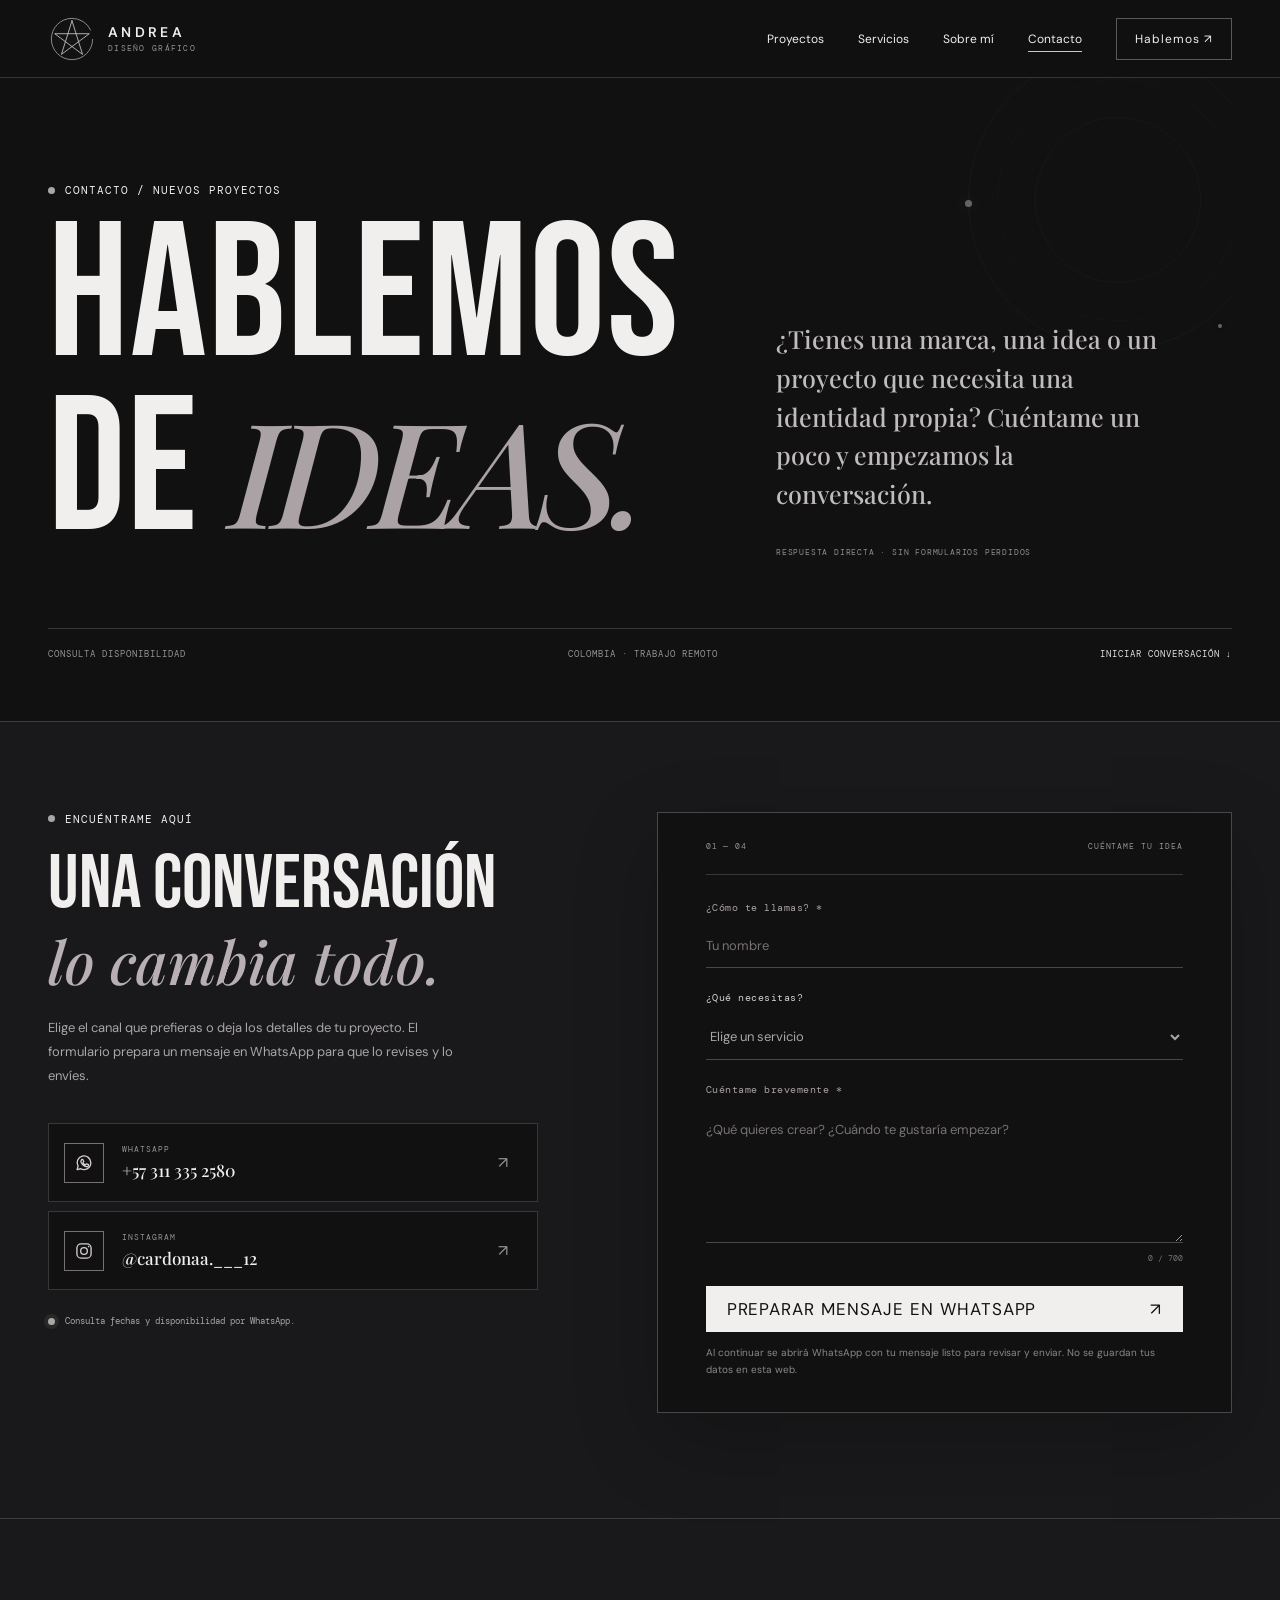
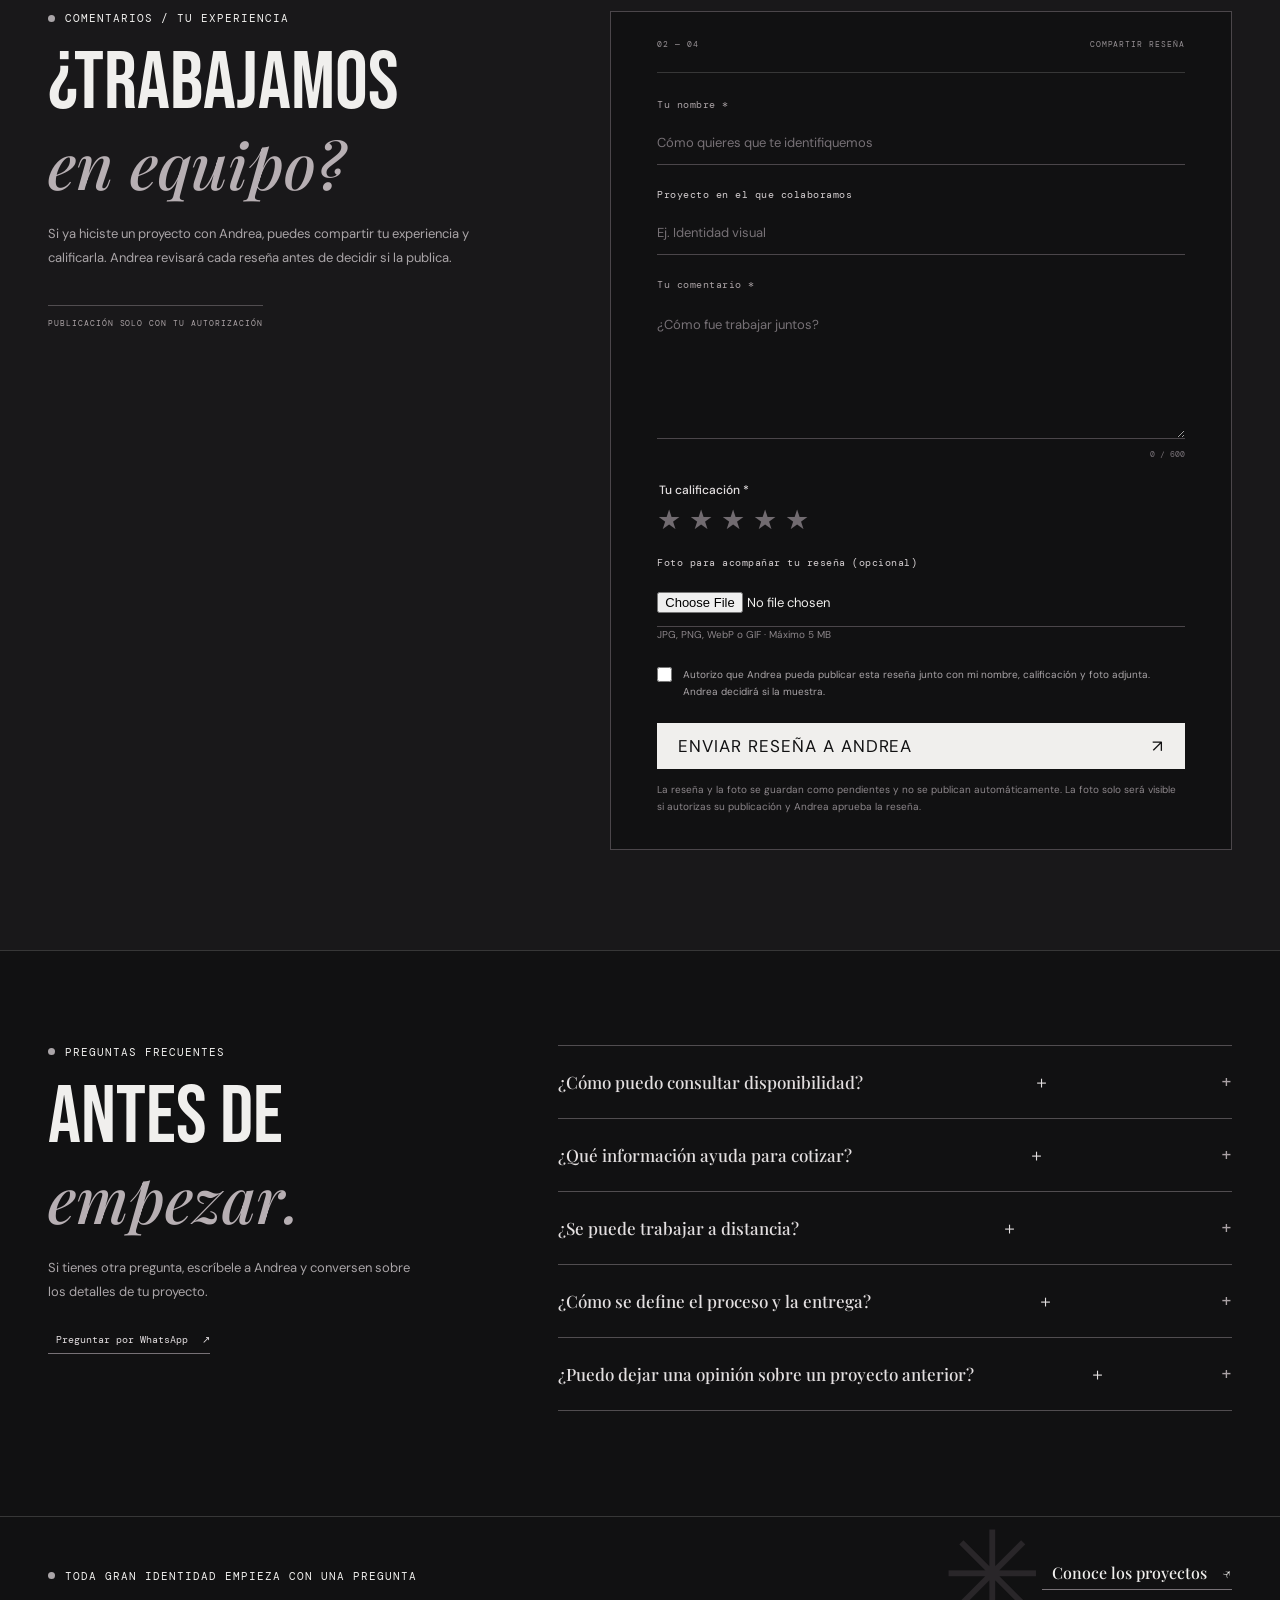
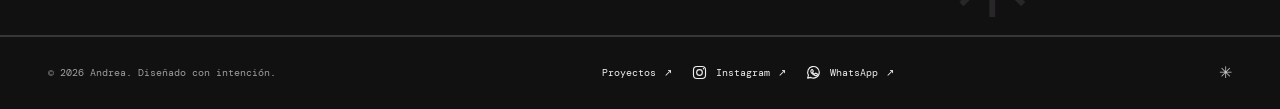
<file: contacto.html>
<!doctype html>
<html lang="es">
<head>
  <meta charset="utf-8">
  <meta name="viewport" content="width=device-width, initial-scale=1">
  <meta name="theme-color" content="#111112">
  <link rel="icon" type="image/svg+xml" href="./favicon.svg">
  <meta name="description" content="Conecta con Andrea para conversar sobre identidad visual, branding, diseño editorial y dirección de arte.">
  <title>Contacto — Andrea, diseñadora gráfica</title>
  <link rel="preconnect" href="https://fonts.googleapis.com">
  <link rel="preconnect" href="https://fonts.gstatic.com" crossorigin>
  <link href="https://fonts.googleapis.com/css2?family=Bebas+Neue&family=DM+Mono:wght@400;500&family=DM+Sans:wght@400;500;600;700&family=Playfair+Display:ital,wght@0,500;0,600;0,700;1,500;1,600&display=swap" rel="stylesheet">
  <link rel="stylesheet" href="./styles.css">
</head>
<body class="interior-page contact-page">
  <div class="scroll-progress" id="scrollProgress" aria-hidden="true"></div>
  <header class="topbar">
    <nav class="nav wrap" aria-label="Navegación principal">
      <div class="brand">
        <a class="brand-mark" href="./index.html" aria-label="Andrea, inicio"><svg viewBox="0 0 100 100" aria-hidden="true"><circle class="brand-star-ring" cx="50" cy="50" r="43"/><path class="brand-star-glyph" d="M50 12 72 82 14 39h72L28 82 50 12Z"/></svg></a>
        <div class="brand-lockup"><a class="brand-name" href="./index.html" data-profile="name">ANDREA</a><span class="brand-caption">DISEÑO GRÁFICO</span></div>
      </div>
      <button class="menu-toggle" id="menuToggle" aria-label="Abrir menú" aria-expanded="false">☰</button>
      <div class="nav-links" id="navLinks">
        <a href="./proyectos.html" data-site-copy="navProjects">Proyectos</a><a href="./servicios.html" data-site-copy="navServices">Servicios</a><a href="./sobre-mi.html" data-site-copy="navAbout">Sobre mí</a><a href="./contacto.html" aria-current="page" data-site-copy="navContact">Contacto</a>
        <a class="nav-cta" href="https://wa.me/573113352580" target="_blank" rel="noreferrer"><span data-site-copy="navCta">Hablemos</span> <span aria-hidden="true">↗</span></a>
      </div>
    </nav>
  </header>
  <main>
    <section class="contact-hero wrap">
      <div class="contact-orbit" aria-hidden="true"><span>✳</span><i></i><b></b></div>
      <div class="eyebrow reveal" data-site-copy="contactPageEyebrow">Contacto / Nuevos proyectos</div>
      <div class="contact-hero-grid">
        <h1 class="reveal"><span data-site-copy="contactPageTitleOne">HABLEMOS</span><br><span data-site-copy="contactPageTitleTwo">DE</span> <em data-site-copy="contactPageTitleThree">IDEAS.</em></h1>
        <div class="contact-lead reveal"><p data-site-copy="contactIntro">¿Tienes una marca, una idea o un proyecto que necesita una identidad propia? Cuéntame un poco y empezamos la conversación.</p><span data-site-copy="contactLeadNote">RESPUESTA DIRECTA · SIN FORMULARIOS PERDIDOS</span></div>
      </div>
      <div class="interior-meta reveal"><span data-site-copy="contactMetaOne">CONSULTA DISPONIBILIDAD</span><span data-site-copy="contactMetaTwo">COLOMBIA · TRABAJO REMOTO</span><a href="#escribeme"><span data-site-copy="contactMetaLink">Iniciar conversación</span> ↓</a></div>
    </section>
    <section class="contact-main" id="escribeme">
      <div class="wrap contact-layout">
        <div class="contact-details reveal">
          <span class="eyebrow" data-site-copy="contactMethodEyebrow">Encuéntrame aquí</span>
          <h2><span data-site-copy="contactMethodTitleOne">Una conversación</span><br><em data-site-copy="contactMethodTitleTwo">lo cambia todo.</em></h2>
          <p data-site-copy="contactDescription">Elige el canal que prefieras o deja los detalles de tu proyecto. El formulario prepara un mensaje en WhatsApp para que lo revises y lo envíes.</p>
          <div class="contact-methods">
            <a class="contact-method interactive-card" href="https://wa.me/573113352580" target="_blank" rel="noreferrer">
              <svg class="social-icon contact-method-icon" viewBox="0 0 24 24" aria-hidden="true"><path d="M20.2 11.8a8.2 8.2 0 0 1-12.1 7.1L3.7 20l1.2-4.2a8.2 8.2 0 1 1 15.3-4Z"/><path d="M9 8.2c.2-.5.5-.5.8-.5h.5c.2 0 .4.1.5.4l.8 1.8c.1.3.1.5-.1.7l-.6.7c-.2.2-.2.4-.1.6.6 1 1.4 1.8 2.5 2.3.2.1.4.1.6-.1l.8-.9c.2-.2.4-.3.7-.2l1.7.8c.3.1.4.3.4.5 0 .5-.2 1.2-.7 1.6-.5.4-1.1.7-2 .5-1.1-.2-2.5-.8-4-2.1-1.2-1-2.1-2.3-2.4-3.3-.3-1.1.1-2.2.6-2.8Z"/></svg><span><small>WHATSAPP</small><strong>+57 311 335 2580</strong></span><span class="contact-method-arrow" aria-hidden="true">↗</span>
            </a>
            <a class="contact-method interactive-card" id="contactPageInstagram" href="https://www.instagram.com/cardonaa.___12/" target="_blank" rel="noreferrer">
              <svg class="social-icon contact-method-icon" viewBox="0 0 24 24" aria-hidden="true"><rect x="3.5" y="3.5" width="17" height="17" rx="5"/><circle cx="12" cy="12" r="4"/><circle class="icon-fill" cx="17.6" cy="6.7" r="1"/></svg><span><small>INSTAGRAM</small><strong>@cardonaa.___12</strong></span><span class="contact-method-arrow" aria-hidden="true">↗</span>
            </a>
            <a class="contact-method interactive-card" id="contactEmail" href="#" hidden>
              <span class="contact-method-icon" aria-hidden="true">✉</span><span><small>CORREO</small><strong id="contactEmailText"></strong></span><span class="contact-method-arrow" aria-hidden="true">↗</span>
            </a>
          </div>
          <span class="contact-note"><i></i> Consulta fechas y disponibilidad por WhatsApp.</span>
        </div>
        <div class="contact-form-wrap reveal">
          <div class="form-heading"><span data-site-copy="contactFormNumber">01 — 04</span><span data-site-copy="contactFormHeading">CUÉNTAME TU IDEA</span></div>
          <form class="contact-form" id="contactForm">
            <div class="contact-field">
              <label for="contactName"><span data-site-copy="contactNameLabel">¿Cómo te llamas?</span> <span>*</span></label>
              <input id="contactName" name="name" autocomplete="name" required maxlength="80" placeholder="Tu nombre" data-site-copy="contactNamePlaceholder" data-site-copy-attribute="placeholder">
            </div>
            <div class="contact-field">
              <label for="contactService" data-site-copy="contactServiceLabel">¿Qué necesitas?</label>
              <select id="contactService" name="service">
                <option value="Quiero conversar sobre mi proyecto" data-site-copy="contactServiceOption" data-site-copy-attribute="value">Elige un servicio</option>
                <option data-site-copy="contactServiceOptionOne">Identidad visual / Branding</option>
                <option data-site-copy="contactServiceOptionTwo">Diseño editorial</option>
                <option data-site-copy="contactServiceOptionThree">Dirección de arte</option>
                <option data-site-copy="contactServiceOptionFour">Diseño para redes</option>
                <option data-site-copy="contactServiceOptionFive">Otro proyecto creativo</option>
              </select>
            </div>
            <div class="contact-field">
              <label for="contactMessage"><span data-site-copy="contactMessageLabel">Cuéntame brevemente</span> <span>*</span></label>
              <textarea id="contactMessage" name="message" required maxlength="700" rows="5" placeholder="¿Qué quieres crear? ¿Cuándo te gustaría empezar?" data-site-copy="contactMessagePlaceholder" data-site-copy-attribute="placeholder"></textarea>
              <span class="character-count" id="messageCount">0 / 700</span>
            </div>
            <button class="button-dark contact-submit" type="submit"><span data-site-copy="contactFormSubmit">Preparar mensaje en WhatsApp</span> <span>↗</span></button>
            <p class="form-disclaimer" data-site-copy="contactFormDisclaimer">Al continuar se abrirá WhatsApp con tu mensaje listo para revisar y enviar. No se guardan tus datos en esta web.</p>
            <p class="contact-submit-status" id="contactSubmitStatus" role="status" aria-live="polite" hidden>Si no se abrió automáticamente, <a id="contactFallback" href="#" target="_blank" rel="noreferrer">continúa por aquí ↗</a></p>
          </form>
        </div>
      </div>
    </section>
    <section class="reviews-section" id="comentarios">
      <div class="wrap reviews-layout">
        <div class="reviews-intro reveal">
          <span class="eyebrow" data-site-copy="reviewEyebrow">Comentarios / Tu experiencia</span>
          <h2><span data-site-copy="reviewTitleOne">¿Trabajamos</span><br><em data-site-copy="reviewTitleTwo">en equipo?</em></h2>
          <p>Si ya hiciste un proyecto con Andrea, puedes compartir tu experiencia y calificarla. Andrea revisará cada reseña antes de decidir si la publica.</p>
          <span class="reviews-privacy" data-site-copy="reviewPrivacy">PUBLICACIÓN SOLO CON TU AUTORIZACIÓN</span>
        </div>
        <div class="review-form-wrap reveal">
          <div class="form-heading"><span data-site-copy="reviewFormNumber">02 — 04</span><span data-site-copy="reviewFormHeading">COMPARTIR RESEÑA</span></div>
          <form class="contact-form" id="reviewForm">
            <div class="contact-field">
              <label for="reviewName"><span data-site-copy="reviewNameLabel">Tu nombre</span> <span>*</span></label>
              <input id="reviewName" name="name" autocomplete="name" required maxlength="80" placeholder="Cómo quieres que te identifiquemos" data-site-copy="reviewNamePlaceholder" data-site-copy-attribute="placeholder">
            </div>
            <div class="contact-field">
              <label for="reviewProject" data-site-copy="reviewProjectLabel">Proyecto en el que colaboramos</label>
              <input id="reviewProject" name="project" maxlength="100" placeholder="Ej. Identidad visual" data-site-copy="reviewProjectPlaceholder" data-site-copy-attribute="placeholder">
            </div>
            <div class="contact-field">
              <label for="reviewComment"><span data-site-copy="reviewCommentLabel">Tu comentario</span> <span>*</span></label>
              <textarea id="reviewComment" name="comment" required maxlength="600" rows="5" placeholder="¿Cómo fue trabajar juntos?" data-site-copy="reviewCommentPlaceholder" data-site-copy-attribute="placeholder"></textarea>
              <span class="character-count" id="reviewCount">0 / 600</span>
            </div>
            <fieldset class="review-rating">
              <legend><span data-site-copy="reviewRatingLabel">Tu calificación</span> <span>*</span></legend>
              <div class="review-rating-options" role="radiogroup" aria-label="Califica de una a cinco estrellas">
                <input id="reviewRating5" type="radio" name="rating" value="5" required><label for="reviewRating5" title="5 estrellas" aria-label="5 estrellas">★</label>
                <input id="reviewRating4" type="radio" name="rating" value="4"><label for="reviewRating4" title="4 estrellas" aria-label="4 estrellas">★</label>
                <input id="reviewRating3" type="radio" name="rating" value="3"><label for="reviewRating3" title="3 estrellas" aria-label="3 estrellas">★</label>
                <input id="reviewRating2" type="radio" name="rating" value="2"><label for="reviewRating2" title="2 estrellas" aria-label="2 estrellas">★</label>
                <input id="reviewRating1" type="radio" name="rating" value="1"><label for="reviewRating1" title="1 estrella" aria-label="1 estrella">★</label>
              </div>
            </fieldset>
            <div class="contact-field review-photo-field">
              <label for="reviewPhoto">Foto para acompañar tu reseña (opcional)</label>
              <input id="reviewPhoto" name="photo" type="file" accept="image/jpeg,image/png,image/webp,image/gif">
              <span class="form-disclaimer">JPG, PNG, WebP o GIF · Máximo 5 MB</span>
              <img id="reviewPhotoPreview" class="review-photo-preview" alt="Vista previa de la foto adjunta" hidden>
            </div>
            <label class="review-consent"><input type="checkbox" name="permission"><span data-site-copy="reviewConsentText">Autorizo que Andrea pueda publicar esta reseña junto con mi nombre, calificación y foto adjunta. Andrea decidirá si la muestra.</span></label>
            <button class="button-dark contact-submit" id="reviewSubmitButton" type="submit"><span data-site-copy="reviewFormSubmit">Enviar reseña a Andrea</span> <span>↗</span></button>
            <p class="form-disclaimer" data-site-copy="reviewFormDisclaimer">La reseña y la foto se guardan como pendientes y no se publican automáticamente. La foto solo será visible si autorizas su publicación y Andrea aprueba la reseña.</p>
            <p class="contact-submit-status review-submit-status" id="reviewSubmitStatus" role="status" aria-live="polite" hidden></p>
          </form>
        </div>
      </div>
    </section>
    <section class="faq-section" aria-labelledby="faqTitle">
      <div class="wrap faq-layout">
        <div class="faq-intro reveal">        <span class="eyebrow" data-site-copy="faqEyebrow">Preguntas frecuentes</span><h2 id="faqTitle"><span data-site-copy="faqTitleOne">Antes de</span><br><em data-site-copy="faqTitleTwo">empezar.</em></h2><p data-site-copy="faqIntro">Si tienes otra pregunta, escríbele a Andrea y conversen sobre los detalles de tu proyecto.</p><a class="text-link" href="https://wa.me/573113352580" target="_blank" rel="noreferrer"><span data-site-copy="faqLink">Preguntar por WhatsApp</span> <span aria-hidden="true">↗</span></a></div>
        <div class="faq-list reveal">
          <details class="faq-item"><summary><span data-site-copy="faqQuestionOne">¿Cómo puedo consultar disponibilidad?</span><span aria-hidden="true">＋</span></summary><p data-site-copy="faqAnswerOne">Escríbele con una breve descripción de tu proyecto y las fechas que tienes en mente. Andrea podrá confirmar directamente si tiene espacio.</p></details>
          <details class="faq-item"><summary><span data-site-copy="faqQuestionTwo">¿Qué información ayuda para cotizar?</span><span aria-hidden="true">＋</span></summary><p data-site-copy="faqAnswerTwo">Cuéntale qué necesitas diseñar, para quién es, qué piezas imaginas y si tienes una fecha objetivo. El alcance y la propuesta se conversan según cada proyecto.</p></details>
          <details class="faq-item"><summary><span data-site-copy="faqQuestionThree">¿Se puede trabajar a distancia?</span><span aria-hidden="true">＋</span></summary><p data-site-copy="faqAnswerThree">Sí. La conversación inicial y el proceso pueden organizarse de forma remota, definiendo juntos los canales y tiempos de revisión.</p></details>
          <details class="faq-item"><summary><span data-site-copy="faqQuestionFour">¿Cómo se define el proceso y la entrega?</span><span aria-hidden="true">＋</span></summary><p data-site-copy="faqAnswerFour">Antes de comenzar se acuerdan el alcance, las etapas, las revisiones y los formatos finales, para que ambas partes tengan claras las expectativas.</p></details>
          <details class="faq-item"><summary><span data-site-copy="faqQuestionFive">¿Puedo dejar una opinión sobre un proyecto anterior?</span><span aria-hidden="true">＋</span></summary><p data-site-copy="faqAnswerFive">Sí. Usa el formulario de comentarios de esta página. Andrea solicitará autorización antes de mostrar cualquier testimonio en el portfolio.</p></details>
        </div>
      </div>
    </section>
    <section class="contact-outro">
      <div class="wrap contact-outro-inner"><span class="eyebrow" data-site-copy="contactOutro">Toda gran identidad empieza con una pregunta</span><a href="./proyectos.html"><span data-site-copy="contactOutroCta">Conoce los proyectos</span> <span>↗</span></a><span class="outro-star" aria-hidden="true">✳</span></div>
    </section>
  </main>
  <footer><div class="footer-inner wrap">
    <span>© <span id="yearNow"></span> <span data-profile="name">Andrea</span>. <span data-site-copy="footerCredit">Diseñado con intención.</span></span>
    <div class="footer-socials"><a class="social-link" href="./proyectos.html"><span data-site-copy="navProjects">Proyectos</span><span aria-hidden="true">↗</span></a><a class="social-link" id="instagramLink" href="https://www.instagram.com/cardonaa.___12/" target="_blank" rel="noreferrer" aria-label="Instagram de Andrea"><svg class="social-icon" viewBox="0 0 24 24" aria-hidden="true"><rect x="3.5" y="3.5" width="17" height="17" rx="5"/><circle cx="12" cy="12" r="4"/><circle class="icon-fill" cx="17.6" cy="6.7" r="1"/></svg><span data-site-copy="footerInstagram">Instagram</span><span aria-hidden="true">↗</span></a><a class="social-link" href="https://wa.me/573113352580" target="_blank" rel="noreferrer" aria-label="Escribir a Andrea por WhatsApp"><svg class="social-icon" viewBox="0 0 24 24" aria-hidden="true"><path d="M20.2 11.8a8.2 8.2 0 0 1-12.1 7.1L3.7 20l1.2-4.2a8.2 8.2 0 1 1 15.3-4Z"/><path d="M9 8.2c.2-.5.5-.5.8-.5h.5c.2 0 .4.1.5.4l.8 1.8c.1.3.1.5-.1.7l-.6.7c-.2.2-.2.4-.1.6.6 1 1.4 1.8 2.5 2.3.2.1.4.1.6-.1l.8-.9c.2-.2.4-.3.7-.2l1.7.8c.3.1.4.3.4.5 0 .5-.2 1.2-.7 1.6-.5.4-1.1.7-2 .5-1.1-.2-2.5-.8-4-2.1-1.2-1-2.1-2.3-2.4-3.3-.3-1.1.1-2.2.6-2.8Z"/></svg><span data-site-copy="footerWhatsapp">WhatsApp</span><span aria-hidden="true">↗</span></a></div><span class="footer-star" aria-hidden="true">✳</span>
  </div></footer>
  <script src="./supabase-config.js" defer></script>
  <script src="./script.js" defer></script>
</body>
</html>
</file>
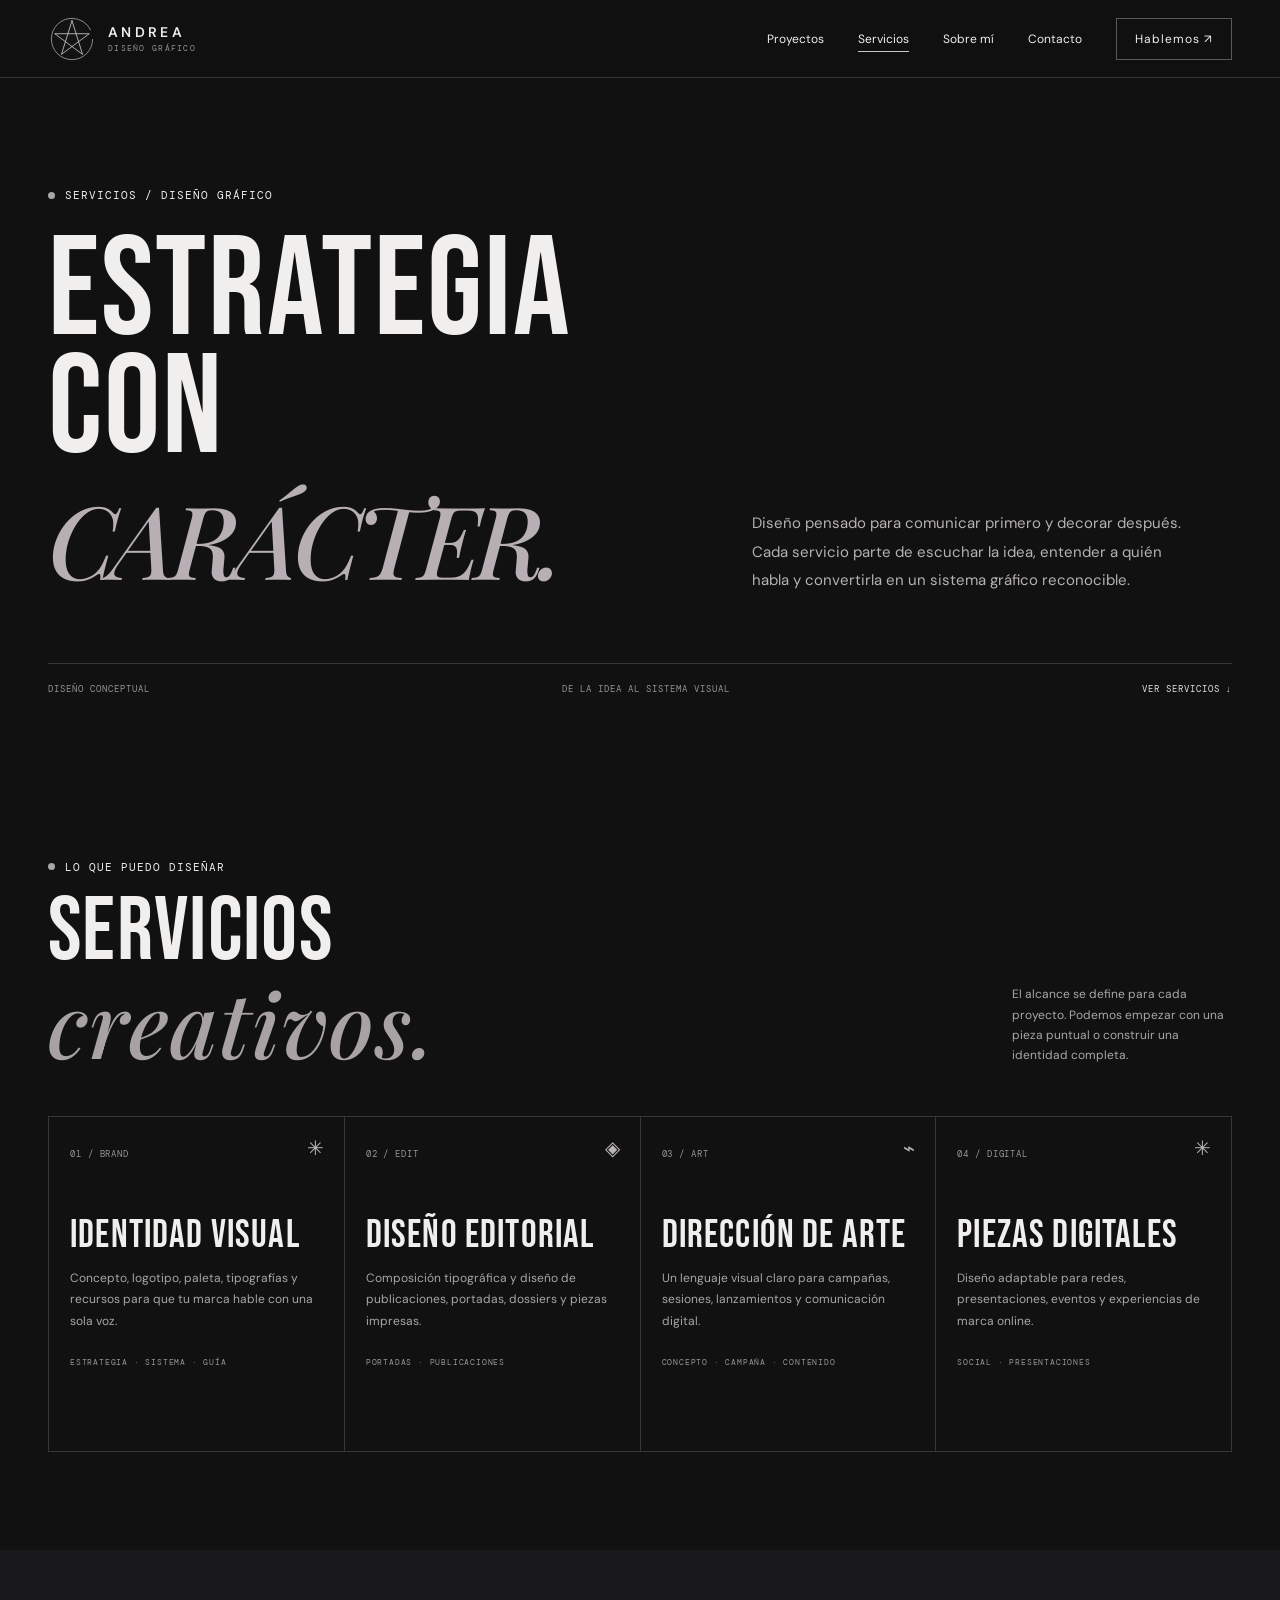
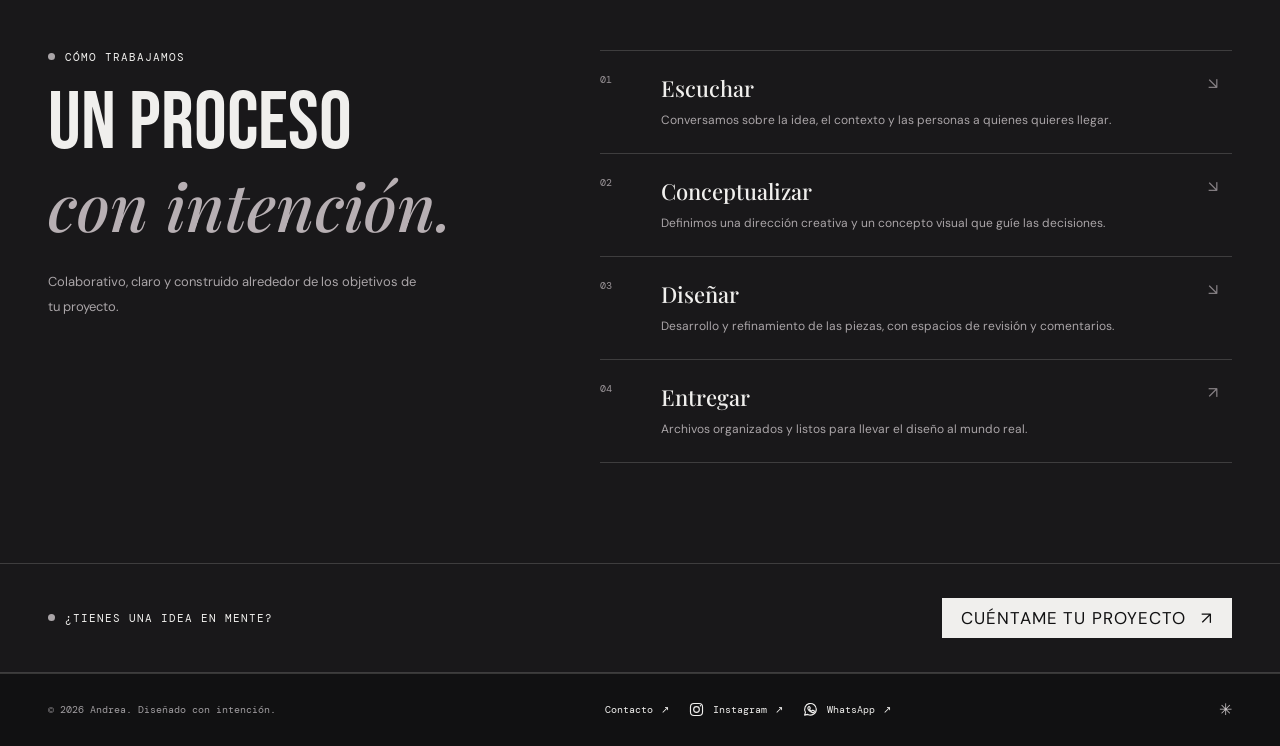
<file: servicios.html>
<!doctype html>
<html lang="es">
<head>
  <meta charset="utf-8">
  <meta name="viewport" content="width=device-width, initial-scale=1">
  <meta name="theme-color" content="#111112">
  <link rel="icon" type="image/svg+xml" href="./favicon.svg">
  <meta name="description" content="Servicios de diseño gráfico de Andrea: branding, identidad visual, diseño editorial, campañas y dirección de arte.">
  <title>Servicios — Andrea, diseñadora gráfica</title>
  <link rel="preconnect" href="https://fonts.googleapis.com">
  <link rel="preconnect" href="https://fonts.gstatic.com" crossorigin>
  <link href="https://fonts.googleapis.com/css2?family=Bebas+Neue&family=DM+Mono:wght@400;500&family=DM+Sans:wght@400;500;600;700&family=Playfair+Display:ital,wght@0,500;0,600;0,700;1,500;1,600&display=swap" rel="stylesheet">
  <link rel="stylesheet" href="./styles.css">
</head>
<body class="interior-page">
  <div class="scroll-progress" id="scrollProgress" aria-hidden="true"></div>
  <header class="topbar">
    <nav class="nav wrap" aria-label="Navegación principal">
      <div class="brand">
        <a class="brand-mark" href="./index.html" aria-label="Andrea, inicio"><svg viewBox="0 0 100 100" aria-hidden="true"><circle class="brand-star-ring" cx="50" cy="50" r="43"/><path class="brand-star-glyph" d="M50 12 72 82 14 39h72L28 82 50 12Z"/></svg></a>
        <div class="brand-lockup"><a class="brand-name" href="./index.html" data-profile="name">ANDREA</a><span class="brand-caption">DISEÑO GRÁFICO</span></div>
      </div>
      <button class="menu-toggle" id="menuToggle" aria-label="Abrir menú" aria-expanded="false">☰</button>
      <div class="nav-links" id="navLinks">
        <a href="./proyectos.html" data-site-copy="navProjects">Proyectos</a><a href="./servicios.html" aria-current="page" data-site-copy="navServices">Servicios</a><a href="./sobre-mi.html" data-site-copy="navAbout">Sobre mí</a><a href="./contacto.html" data-site-copy="navContact">Contacto</a>
        <a class="nav-cta" href="https://wa.me/573113352580" target="_blank" rel="noreferrer"><span data-site-copy="navCta">Hablemos</span> <span aria-hidden="true">↗</span></a>
      </div>
    </nav>
  </header>
  <main>
    <section class="interior-hero wrap">
      <div class="eyebrow reveal" data-site-copy="servicesPageEyebrow">Servicios / Diseño gráfico</div>
      <div class="interior-hero-grid">
        <h1 class="reveal"><span data-site-copy="servicesPageTitleOne">ESTRATEGIA</span><br><span data-site-copy="servicesPageTitleTwo">CON</span> <em data-site-copy="servicesPageTitleThree">CARÁCTER.</em></h1>
        <p class="interior-lead reveal" data-site-copy="servicesIntro">Diseño pensado para comunicar primero y decorar después. Cada servicio parte de escuchar la idea, entender a quién habla y convertirla en un sistema gráfico reconocible.</p>
      </div>
      <div class="interior-meta reveal"><span data-site-copy="servicesMetaOne">DISEÑO CONCEPTUAL</span><span data-site-copy="servicesMetaTwo">DE LA IDEA AL SISTEMA VISUAL</span><a href="#servicios"><span data-site-copy="servicesMetaLink">Ver servicios</span> ↓</a></div>
    </section>
    <section class="services-page-section" id="servicios">
      <div class="wrap">
        <div class="section-heading reveal">
          <div><div class="eyebrow" data-site-copy="servicesEyebrow">Lo que puedo diseñar</div><h2><span data-site-copy="servicesTitleOne">Servicios</span><br><em data-site-copy="servicesTitleTwo">creativos.</em></h2></div>
          <p class="section-aside" data-site-copy="servicesDescription">El alcance se define para cada proyecto. Podemos empezar con una pieza puntual o construir una identidad completa.</p>
        </div>
        <div class="service-grid" id="serviceGrid"></div>
      </div>
    </section>
    <section class="process-section">
      <div class="wrap process-layout">
        <div class="process-intro reveal"><div class="eyebrow" data-site-copy="processEyebrow">Cómo trabajamos</div><h2><span data-site-copy="processTitleOne">Un proceso</span><br><em data-site-copy="processTitleTwo">con intención.</em></h2><p data-site-copy="servicesProcess">Colaborativo, claro y construido alrededor de los objetivos de tu proyecto.</p></div>
        <div class="process-list">
          <article class="process-step reveal"><span>01</span><div><h3 data-site-copy="processStepOneTitle">Escuchar</h3><p data-site-copy="processStepOneText">Conversamos sobre la idea, el contexto y las personas a quienes quieres llegar.</p></div><span class="process-arrow">↘</span></article>
          <article class="process-step reveal"><span>02</span><div><h3 data-site-copy="processStepTwoTitle">Conceptualizar</h3><p data-site-copy="processStepTwoText">Definimos una dirección creativa y un concepto visual que guíe las decisiones.</p></div><span class="process-arrow">↘</span></article>
          <article class="process-step reveal"><span>03</span><div><h3 data-site-copy="processStepThreeTitle">Diseñar</h3><p data-site-copy="processStepThreeText">Desarrollo y refinamiento de las piezas, con espacios de revisión y comentarios.</p></div><span class="process-arrow">↘</span></article>
          <article class="process-step reveal"><span>04</span><div><h3 data-site-copy="processStepFourTitle">Entregar</h3><p data-site-copy="processStepFourText">Archivos organizados y listos para llevar el diseño al mundo real.</p></div><span class="process-arrow">↗</span></article>
        </div>
      </div>
    </section>
    <section class="archive-note"><div class="wrap archive-note-inner"><span class="eyebrow" data-site-copy="servicesOutro">¿Tienes una idea en mente?</span><a class="button-dark" href="./contacto.html"><span data-site-copy="servicesOutroCta">Cuéntame tu proyecto</span> <span>↗</span></a></div></section>
  </main>
  <footer><div class="footer-inner wrap">
    <span>© <span id="yearNow"></span> <span data-profile="name">Andrea</span>. <span data-site-copy="footerCredit">Diseñado con intención.</span></span>
    <div class="footer-socials"><a class="social-link" href="./contacto.html"><span data-site-copy="navContact">Contacto</span><span aria-hidden="true">↗</span></a><a class="social-link" id="instagramLink" href="https://www.instagram.com/cardonaa.___12/" target="_blank" rel="noreferrer" aria-label="Instagram de Andrea"><svg class="social-icon" viewBox="0 0 24 24" aria-hidden="true"><rect x="3.5" y="3.5" width="17" height="17" rx="5"/><circle cx="12" cy="12" r="4"/><circle class="icon-fill" cx="17.6" cy="6.7" r="1"/></svg><span data-site-copy="footerInstagram">Instagram</span><span aria-hidden="true">↗</span></a><a class="social-link" href="https://wa.me/573113352580" target="_blank" rel="noreferrer" aria-label="Escribir a Andrea por WhatsApp"><svg class="social-icon" viewBox="0 0 24 24" aria-hidden="true"><path d="M20.2 11.8a8.2 8.2 0 0 1-12.1 7.1L3.7 20l1.2-4.2a8.2 8.2 0 1 1 15.3-4Z"/><path d="M9 8.2c.2-.5.5-.5.8-.5h.5c.2 0 .4.1.5.4l.8 1.8c.1.3.1.5-.1.7l-.6.7c-.2.2-.2.4-.1.6.6 1 1.4 1.8 2.5 2.3.2.1.4.1.6-.1l.8-.9c.2-.2.4-.3.7-.2l1.7.8c.3.1.4.3.4.5 0 .5-.2 1.2-.7 1.6-.5.4-1.1.7-2 .5-1.1-.2-2.5-.8-4-2.1-1.2-1-2.1-2.3-2.4-3.3-.3-1.1.1-2.2.6-2.8Z"/></svg><span data-site-copy="footerWhatsapp">WhatsApp</span><span aria-hidden="true">↗</span></a></div><span class="footer-star" aria-hidden="true">✳</span>
  </div></footer>
  <script src="./supabase-config.js" defer></script>
  <script src="./script.js" defer></script>
</body>
</html>
</file>
<file: styles.css>
:root {
      --paper: #111112;
      --ink: #f0efed;
      --muted: #a09da0;
      --orange: #aaa5a8;
      --pink: #272528;
      --lavender: #29272b;
      --green: #333033;
      --line: rgba(240, 239, 237, .17);
      --mono: "DM Mono", monospace;
      --sans: "DM Sans", sans-serif;
      --serif: "Playfair Display", Georgia, serif;
    }
    * { box-sizing: border-box; }
    html { scroll-behavior: smooth; }
    html { scrollbar-color: #777176 #19181a; scrollbar-width: thin; }
    *::-webkit-scrollbar { width: 9px; height: 7px; }
    *::-webkit-scrollbar-track { background: #19181a; }
    *::-webkit-scrollbar-thumb { border: 2px solid #19181a; border-radius: 99px; background: #777176; }
    *::-webkit-scrollbar-thumb:hover { background: #b7afb3; }
    body { margin: 0; background: var(--paper); color: var(--ink); font-family: var(--sans); -webkit-font-smoothing: antialiased; }
    body.locked { overflow: hidden; }
    button, input, textarea, select { font: inherit; }
    button, a { -webkit-tap-highlight-color: transparent; }
    a { color: inherit; text-decoration: none; }
    button { color: inherit; }
    img { max-width: 100%; display: block; }
    .wrap { width: min(1280px, calc(100% - 96px)); margin-inline: auto; }
    .eyebrow { display: flex; align-items: center; gap: 10px; font: 11px var(--mono); letter-spacing: .09em; text-transform: uppercase; }
    .eyebrow::before { content: ""; width: 7px; height: 7px; border-radius: 50%; background: var(--orange); }
    .topbar { height: 78px; border-bottom: 1px solid var(--line); display: flex; align-items: center; }
    .nav { display: flex; justify-content: space-between; align-items: center; width: 100%; }
    .brand { display: flex; align-items: center; gap: 11px; font-size: 14px; font-weight: 700; letter-spacing: -.04em; }
    .brand-mark { width: 34px; height: 34px; display: grid; place-items: center; border-radius: 50%; background: var(--ink); color: var(--paper); font: italic 14px var(--serif); }
    .nav-links { display: flex; align-items: center; gap: 34px; font-size: 12px; }
    .nav-links a:not(.nav-cta) { transition: color .2s ease; }
    .nav-links a:not(.nav-cta):hover { color: var(--orange); }
    .nav-cta { border: 1px solid var(--ink); border-radius: 99px; padding: 12px 18px; transition: background .2s ease, color .2s ease; }
    .nav-cta:hover { background: var(--ink); color: var(--paper); }
    .menu-toggle { display: none; border: 0; background: transparent; font-size: 22px; }

    .hero { min-height: 680px; padding-block: 70px 52px; display: grid; grid-template-columns: 1.02fr .98fr; align-items: center; gap: 40px; }
    .hero-copy { position: relative; z-index: 1; }
    .hero h1 { max-width: 690px; margin: 27px 0 22px; font: 500 clamp(64px, 8.1vw, 112px)/.96 var(--serif); letter-spacing: -.075em; }
    .hero h1 em { color: var(--orange); font-weight: 500; }
    .hero-description { max-width: 390px; color: #5e5b54; font-size: 15px; line-height: 1.8; }
    .hero-actions { display: flex; align-items: center; gap: 24px; margin-top: 34px; }
    .button-dark { display: inline-flex; align-items: center; gap: 15px; padding: 15px 19px; border: 0; border-radius: 99px; background: var(--ink); color: white; cursor: pointer; font-size: 12px; transition: transform .2s ease, background .2s ease; }
    .button-dark:hover { transform: translateY(-3px); background: var(--orange); }
    .button-dark span { font-size: 17px; line-height: 10px; }
    .text-link { padding-bottom: 4px; border-bottom: 1px solid var(--line); font-size: 12px; }
    .hero-art { position: relative; min-height: 485px; }
    .art-main { position: absolute; top: 25px; right: 8%; width: 68%; height: 405px; overflow: hidden; border-radius: 46% 46% 4px 4px; background: var(--pink); transform: rotate(3deg); animation: float 7s ease-in-out infinite; }
    .art-main img { width: 100%; height: 100%; object-fit: cover; mix-blend-mode: multiply; }
    .art-sticker { position: absolute; top: 37px; right: 0; width: 93px; height: 93px; border-radius: 50%; background: var(--orange); color: white; display: grid; place-items: center; text-align: center; font: 11px/1.35 var(--mono); transform: rotate(9deg); animation: spin-slow 24s linear infinite; }
    .art-note { position: absolute; left: -1%; bottom: 60px; width: 190px; padding: 17px; background: var(--lavender); transform: rotate(-7deg); box-shadow: 0 12px 35px #24231f12; }
    .art-note span { font: 10px var(--mono); text-transform: uppercase; }
    .art-note strong { display: block; margin-top: 6px; font: italic 22px var(--serif); }
    .art-small { position: absolute; right: 2%; bottom: 5px; width: 145px; height: 145px; overflow: hidden; border: 7px solid var(--paper); border-radius: 50%; background: var(--green); transform: rotate(-8deg); }
    .art-small img { width: 100%; height: 100%; object-fit: cover; mix-blend-mode: multiply; }
    .scribble { position: absolute; left: 2%; top: 22px; color: var(--orange); font: italic 44px var(--serif); transform: rotate(-13deg); }
    .availability { display: flex; align-items: center; gap: 9px; color: var(--muted); font: 10px var(--mono); text-transform: uppercase; }
    .availability i { width: 7px; height: 7px; border-radius: 50%; background: #82a86f; box-shadow: 0 0 0 4px #82a86f20; }

    .ticker { overflow: hidden; background: var(--ink); color: var(--paper); padding: 17px 0; }
    .ticker-track { display: flex; width: max-content; animation: ticker 30s linear infinite; }
    .ticker-track span { padding-inline: 19px; font: 11px var(--mono); letter-spacing: .07em; text-transform: uppercase; white-space: nowrap; }
    .ticker-track .star { color: var(--orange); font-size: 15px; }

    .section { padding-block: 112px; }
    .section-heading { display: flex; justify-content: space-between; align-items: end; margin-bottom: 38px; }
    .section-heading h2 { margin: 14px 0 0; font: 500 clamp(42px, 6vw, 70px)/1 var(--serif); letter-spacing: -.06em; }
    .section-heading h2 em { color: var(--orange); font-weight: 500; }
    .section-aside { max-width: 220px; color: var(--muted); font-size: 12px; line-height: 1.7; }
    .filters { display: flex; gap: 9px; margin-bottom: 27px; }
    .filter-btn { padding: 9px 15px; border: 1px solid var(--line); border-radius: 99px; background: transparent; color: var(--muted); cursor: pointer; font-size: 11px; transition: all .2s ease; }
    .filter-btn:hover, .filter-btn.active { border-color: var(--ink); background: var(--ink); color: white; }
    .projects-grid { display: grid; grid-template-columns: 1fr 1fr; gap: 56px 25px; }
    .project-card { min-width: 0; animation: rise .55s both; }
    .project-image { position: relative; height: clamp(280px, 39vw, 490px); overflow: hidden; background: var(--lavender); }
    .project-card:nth-child(4n+2) .project-image { background: var(--pink); }
    .project-card:nth-child(4n+3) .project-image { background: var(--green); }
    .project-image img { width: 100%; height: 100%; object-fit: cover; opacity: 1; transition: transform .8s cubic-bezier(.2,.8,.2,1), opacity .35s ease; }
    .project-image img.is-transitioning { opacity: 0; }
    .project-card:hover .project-image img { transform: scale(1.045); }
    .project-image::after { content: "Ver proyecto ↗"; position: absolute; right: 16px; bottom: 16px; padding: 11px 15px; border-radius: 99px; background: var(--paper); font-size: 11px; opacity: 0; transform: translateY(7px); transition: all .25s ease; }
    .project-card:hover .project-image::after { opacity: 1; transform: translateY(0); }
    .project-meta { display: flex; justify-content: space-between; gap: 15px; padding-top: 15px; }
    .project-meta h3 { margin: 0; font: 500 23px var(--serif); letter-spacing: -.03em; }
    .project-meta p { margin: 6px 0 0; color: var(--muted); font-size: 11px; }
    .project-year { padding-top: 5px; color: var(--muted); font: 10px var(--mono); }
    .empty-projects { grid-column: 1/-1; border: 1px dashed var(--line); padding: 48px; text-align: center; color: var(--muted); }

    .about { padding-block: 105px; background: #ece8e0; }
    .about-grid { display: grid; grid-template-columns: .9fr 1.1fr; gap: 12%; align-items: center; }
    .portrait-wrap { position: relative; width: min(100%, 430px); }
    .portrait { height: 490px; overflow: hidden; background: var(--pink); border-radius: 48% 48% 2px 2px; }
    .portrait img { width: 100%; height: 100%; object-fit: cover; mix-blend-mode: multiply; }
    .portrait-caption { position: absolute; right: -25px; bottom: 33px; padding: 17px 20px; background: var(--orange); color: white; font: italic 19px var(--serif); transform: rotate(4deg); }
    .about-copy h2 { max-width: 550px; margin: 18px 0 22px; font: 500 clamp(43px, 6vw, 72px)/.99 var(--serif); letter-spacing: -.06em; }
    .about-copy h2 em { color: var(--orange); font-weight: 500; }
    .about-copy > p { max-width: 500px; color: #66625c; font-size: 14px; line-height: 1.9; }
    .services { display: flex; flex-wrap: wrap; gap: 9px; margin-top: 27px; }
    .services span { padding: 9px 12px; border: 1px solid #24231f30; border-radius: 99px; font-size: 10px; }
    .about-stats { display: flex; gap: 40px; margin-top: 38px; padding-top: 24px; border-top: 1px solid var(--line); }
    .stat strong { display: block; font: 500 32px var(--serif); }
    .stat span { color: var(--muted); font: 9px var(--mono); text-transform: uppercase; }

    .contact { padding-block: 125px 105px; text-align: center; }
    .contact .eyebrow { justify-content: center; }
    .contact h2 { max-width: 850px; margin: 24px auto; font: 500 clamp(54px, 8vw, 100px)/.98 var(--serif); letter-spacing: -.075em; }
    .contact h2 em { color: var(--orange); font-weight: 500; }
    .contact > p { color: var(--muted); font-size: 13px; }
    .contact .button-dark { margin-top: 19px; }
    footer { border-top: 1px solid var(--line); padding-block: 22px; }
    .footer-inner { display: flex; justify-content: space-between; align-items: center; gap: 20px; color: var(--muted); font: 10px var(--mono); }
    .footer-socials { display: flex; gap: 19px; color: var(--ink); }
    .admin-trigger { padding: 0; border: 0; background: none; color: var(--muted); cursor: pointer; font: inherit; }
    .admin-trigger:hover { color: var(--orange); }

    .reveal { opacity: 0; transform: translateY(24px); transition: opacity .7s ease, transform .7s cubic-bezier(.2,.7,.2,1); }
    .reveal.visible { opacity: 1; transform: translateY(0); }
    @keyframes float { 0%,100% { transform: translateY(0) rotate(3deg); } 50% { transform: translateY(-12px) rotate(1deg); } }
    @keyframes spin-slow { to { transform: rotate(369deg); } }
    @keyframes ticker { to { transform: translateX(-50%); } }
    @keyframes rise { from { opacity: 0; transform: translateY(16px); } to { opacity: 1; transform: translateY(0); } }

    .admin-overlay { position: fixed; z-index: 20; inset: 0; display: none; background: #1717159c; backdrop-filter: blur(5px); }
    .admin-overlay.open { display: flex; align-items: center; justify-content: center; padding: 22px; }
    .admin-panel { width: min(1180px, 100%); height: min(850px, 94vh); display: grid; grid-template-columns: 235px minmax(0, 1fr); overflow: hidden; background: var(--paper); box-shadow: 0 25px 100px #0004; animation: rise .25s ease both; }
    .admin-sidebar { min-height: 0; padding: 27px 20px; background: var(--ink); color: var(--paper); display: flex; flex-direction: column; overflow-y: auto; scrollbar-width: thin; scrollbar-color: #777176 #201e21; }
    .admin-sidebar .brand { margin-bottom: 36px; }
    .admin-sidebar .brand-mark { color: var(--ink); background: var(--paper); }
    .admin-label { margin: 0 0 13px 10px; color: #aaa69d; font: 9px var(--mono); letter-spacing: .1em; text-transform: uppercase; }
    .admin-nav { display: grid; gap: 5px; }
    .admin-nav-label { margin: 15px 0 5px 10px; color: #8f898d; font: 8px var(--mono); letter-spacing: .14em; }
    .admin-nav-label:first-child { margin-top: 0; }
    .admin-tab { display: flex; align-items: center; gap: 11px; width: 100%; padding: 11px 10px; border: 0; border-radius: 3px; background: transparent; color: #c6c2ba; text-align: left; cursor: pointer; font-size: 12px; transition: background .2s ease, color .2s ease, transform .2s ease; }
    .admin-tab.active, .admin-tab:hover { background: #ffffff16; color: white; transform: translateX(2px); }
    .admin-tab-icon { display: inline-grid; flex: 0 0 20px; width: 20px; height: 20px; place-items: center; border: 1px solid #ffffff20; border-radius: 5px; color: #d3cdd0; font-size: 11px; }
    .admin-tab:disabled { opacity: .45; cursor: not-allowed; }
    .admin-sidebar-note { display: flex; align-items: start; gap: 10px; margin-top: auto; padding: 13px 10px; border-top: 1px solid #ffffff1a; color: #aaa5a8; }
    .admin-sidebar-note-mark { color: #d0c8cc; font-size: 15px; }
    .admin-sidebar-note p { margin: 0; font-size: 10px; line-height: 1.6; }
    .admin-main { display: flex; min-width: 0; min-height: 0; flex-direction: column; overflow: hidden; }
    .admin-header { position: sticky; top: 0; z-index: 3; min-height: 92px; padding: 16px 30px; display: flex; justify-content: space-between; align-items: center; border-bottom: 1px solid var(--line); background: var(--paper); }
    .admin-header > div { display: grid; gap: 3px; }
    .admin-header-kicker { color: var(--muted); font: 8px var(--mono); letter-spacing: .15em; }
    .admin-header strong { font: 500 23px var(--serif); }
    .admin-header p { margin: 0; color: var(--muted); font-size: 10px; }
    .admin-close { width: 34px; height: 34px; display: grid; place-items: center; border: 1px solid var(--line); border-radius: 50%; background: transparent; cursor: pointer; font-size: 18px; }
    .admin-content { flex: 1 1 auto; min-height: 0; overflow: auto; padding: 26px 27px 35px; scrollbar-width: thin; scrollbar-color: #8b8488 #e5e0dc; }
    .password-field { position: relative; }
    .password-field input { padding-right: 48px; }
    .password-visibility { position: absolute; top: 50%; right: 7px; display: grid; width: 34px; height: 34px; place-items: center; transform: translateY(-50%); border: 0; border-radius: 3px; background: transparent; color: #bcb6ba; cursor: pointer; transition: background .2s ease, color .2s ease; }
    .password-visibility:hover, .password-visibility:focus-visible { background: #ffffff12; color: #fff; outline: 1px solid #ffffff33; }
    .password-visibility svg { width: 18px; height: 18px; fill: none; stroke: currentColor; stroke-width: 1.7; stroke-linecap: round; stroke-linejoin: round; }
    .password-visibility svg[hidden] { display: none; }
    .admin-sidebar::-webkit-scrollbar, .admin-content::-webkit-scrollbar { width: 9px; }
    .admin-sidebar::-webkit-scrollbar-track { background: #201e21; }
    .admin-sidebar::-webkit-scrollbar-thumb { border: 2px solid #201e21; border-radius: 9px; background: #777176; }
    .admin-content::-webkit-scrollbar-track { background: #e5e0dc; }
    .admin-content::-webkit-scrollbar-thumb { border: 2px solid #e5e0dc; border-radius: 9px; background: #8b8488; }
    .admin-intro { display: flex; align-items: center; justify-content: space-between; gap: 15px; margin-bottom: 23px; }
    .admin-intro p { margin: 0; color: var(--muted); font-size: 11px; }
    .admin-button { padding: 11px 14px; border: 0; border-radius: 3px; background: var(--ink); color: white; cursor: pointer; font-size: 11px; }
    .admin-button:hover { background: var(--orange); }
    .admin-projects { display: grid; gap: 9px; }
    .admin-project-row { display: grid; grid-template-columns: 66px 1fr auto; gap: 13px; align-items: center; padding: 10px; border: 1px solid var(--line); background: #fff8; }
    .admin-project-row img { width: 66px; height: 58px; object-fit: cover; background: var(--pink); }
    .admin-project-row strong { display: block; font: 500 17px var(--serif); }
    .admin-project-row small { display: block; margin-top: 4px; color: var(--muted); font-size: 10px; }
    .admin-service-row { display: grid; grid-template-columns: 1fr auto; gap: 13px; align-items: center; padding: 14px; border: 1px solid var(--line); background: #fff8; }
    .admin-service-row strong { display: block; font: 500 17px var(--serif); }
    .admin-service-row small { display: block; margin-top: 5px; color: var(--muted); font-size: 10px; line-height: 1.6; }
    .row-actions { display: flex; gap: 6px; }
    .admin-review-tools { display: flex; gap: 7px; }
    .admin-review-tools .admin-button { padding: 8px 10px; }
    .row-actions button { padding: 7px 9px; border: 1px solid var(--line); background: transparent; cursor: pointer; font-size: 10px; }
    .row-actions button:hover { border-color: var(--orange); color: var(--orange); }
    .admin-testimonials { display: grid; gap: 10px; }
    .admin-testimonial-row { display: grid; grid-template-columns: 1fr auto; align-items: center; gap: 15px; padding: 15px; border: 1px solid var(--line); background: #1b1a1c; }
    .admin-testimonial-row strong { display: block; font: 500 17px var(--serif); }
    .admin-testimonial-row small { display: block; margin-top: 5px; color: var(--muted); font-size: 9px; }
    .admin-testimonial-row p { margin: 10px 0 0; color: #bdb8bb; font-size: 11px; line-height: 1.7; }
    .testimonial-consent-field { display: flex; align-items: start; gap: 10px; color: #aaa5a8; font-size: 10px; line-height: 1.7; cursor: pointer; }
    .testimonial-consent-field input { width: 15px; height: 15px; flex: 0 0 15px; margin: 1px 0 0; accent-color: #aaa5a8; }
    .admin-form { display: grid; grid-template-columns: 1fr 1fr; gap: 15px; }
    .field { display: grid; gap: 7px; }
    .field.full { grid-column: 1/-1; }
    .field label { font: 10px var(--mono); text-transform: uppercase; }
    .field input, .field textarea, .field select { width: 100%; padding: 11px 12px; border: 1px solid var(--line); border-radius: 2px; background: #fff8; color: var(--ink); font-size: 12px; outline: none; }
    .field input:focus, .field textarea:focus { border-color: var(--orange); }
    .field textarea { min-height: 90px; resize: vertical; line-height: 1.6; }
    .upload-box { padding: 15px; border: 1px dashed var(--line); }
    .upload-box input { padding: 0; border: 0; background: transparent; }
    .upload-help { color: var(--muted); font-size: 10px; }
    .form-actions { grid-column: 1/-1; display: flex; gap: 9px; margin-top: 5px; }
    .admin-button.secondary { border: 1px solid var(--line); background: transparent; color: var(--ink); }
    .admin-button.secondary:hover { border-color: var(--ink); background: transparent; }
    .settings-note { margin: 0 0 20px; color: var(--muted); font-size: 11px; line-height: 1.6; }
    .toast { position: fixed; z-index: 30; right: 22px; bottom: 22px; max-width: min(380px, calc(100% - 44px)); padding: 14px 18px; background: var(--ink); color: white; box-shadow: 0 7px 25px #0002; font-size: 12px; opacity: 0; transform: translateY(10px); pointer-events: none; transition: all .25s ease; }
    .toast.show { opacity: 1; transform: translateY(0); }
    .toast.error { background: #b73d2e; }
    .project-dialog { position: fixed; z-index: 15; inset: 0; display: none; align-items: center; justify-content: center; padding: 22px; background: #171715ae; backdrop-filter: blur(4px); }
    .project-dialog.open { display: flex; }
    .project-dialog-inner { position: relative; width: min(1120px,100%); max-height: 94vh; overflow: auto; background: var(--paper); }
    .project-dialog-inner > img { width: 100%; height: min(58vh,590px); object-fit: cover; background: var(--pink); transition: opacity .35s ease; }
    .project-dialog-inner > img.is-transitioning { opacity: 0; }
    .project-dialog-copy { padding: 34px 46px 24px; }
    .project-dialog-copy h2 { margin: 9px 0; font: 500 clamp(36px, 5vw, 54px) var(--serif); }
    .project-dialog-copy > p, .project-dialog-details p { max-width: 820px; color: var(--muted); font-size: 14px; line-height: 1.8; }
    .project-dialog-details { margin-top: 24px; }
    .project-dialog-details h3 { margin: 0 0 10px; font: 11px var(--mono); letter-spacing: .08em; text-transform: uppercase; }
    .project-dialog-details p { margin: 0; white-space: pre-line; }
    .project-year { display: inline-block; margin-top: 18px; }
    .project-gallery { padding: 0 46px 38px; }
    .project-gallery h3 { margin: 0 0 12px; font: 11px var(--mono); letter-spacing: .08em; text-transform: uppercase; }
    .project-gallery-grid { display: grid; grid-template-columns: repeat(auto-fill, minmax(120px, 1fr)); gap: 12px; }
    .project-gallery-thumb { overflow: hidden; aspect-ratio: 4 / 3; padding: 0; border: 1px solid var(--line); background: var(--pink); cursor: pointer; }
    .project-gallery-thumb[aria-pressed="true"] { border-color: var(--ink); }
    .project-gallery-thumb img { width: 100%; height: 100%; object-fit: cover; transition: transform .3s ease; }
    .project-gallery-thumb:hover img { transform: scale(1.04); }
    .project-dialog-close { position: absolute; top: 13px; right: 13px; width: 36px; height: 36px; border: 0; border-radius: 50%; background: var(--paper); cursor: pointer; font-size: 19px; }
    body { background: #111112; }
    .topbar { background: #111112; }
    .brand, .nav-links, .project-meta h3, .about-copy h2, .section-heading h2, .contact h2, .hero h1 { color: var(--ink); }
    .brand { letter-spacing: .1em; text-transform: uppercase; }
    .brand-mark { border-radius: 0; background: var(--orange); color: #111112; font-family: var(--sans); font-weight: 700; }
    .nav-cta { border-radius: 0; border-color: #5b575a; }
    .nav-cta:hover { background: var(--ink); color: #111112; }
    .nav-links a:not(.nav-cta):hover, .admin-trigger:hover { color: #b9aeb1; }
    .hero { min-height: 700px; }
    .hero h1, .section-heading h2, .about-copy h2, .contact h2 { font-family: "Bebas Neue", Impact, sans-serif; font-weight: 400; letter-spacing: .015em; }
    .hero h1 { max-width: 640px; font-size: clamp(74px, 8.6vw, 116px); line-height: .88; }
    .hero h1 em, .section-heading h2 em, .about-copy h2 em, .contact h2 em { color: #a8a2a5; font-family: var(--serif); font-style: italic; text-transform: none; }
    .hero-description, .about-copy > p, .section-aside, .contact > p { color: #aaa6a8; }
    .button-dark { border-radius: 0; background: #f0efed; color: #111112; text-transform: uppercase; letter-spacing: .08em; }
    .button-dark:hover { background: #b8afb2; color: #111112; }
    .availability i { background: #999397; box-shadow: 0 0 0 4px #99939724; }
    .art-main { border: 1px solid #595457; border-radius: 0; background: #242224; transform: rotate(1deg); }
    .art-main img, .art-small img, .portrait img, .project-image img { filter: grayscale(82%) contrast(1.08) brightness(.82); mix-blend-mode: normal; }
    .art-main img { transition: filter .5s ease, transform .8s ease; }
    .art-main:hover img, .project-card:hover .project-image img { filter: grayscale(15%) contrast(1.05) brightness(.92); }
    .art-sticker { border-radius: 0; background: #262326; color: #e8e5e5; border: 1px solid #777176; animation: none; transform: rotate(7deg); }
    .art-note { background: #d7d3d3; color: #171617; transform: rotate(-5deg); }
    .art-small { border-radius: 0; border-color: #111112; background: #262326; }
    .scribble { color: #c0b9bb; font: 24px var(--mono); text-transform: uppercase; letter-spacing: .09em; }
    .ticker { background: #242225; color: #e8e5e5; }
    .ticker-track .star { color: #aaa2a5; }
    .section { background: #111112; }
    .section-heading h2 { font-size: clamp(54px, 7vw, 90px); }
    .filters { flex-wrap: wrap; }
    .filter-btn { border-radius: 0; border-color: #514d50; }
    .filter-btn:hover, .filter-btn.active { border-color: #e5e1e2; background: #e5e1e2; color: #111112; }
    .project-image { background: #282629 !important; }
    .project-image::after { border-radius: 0; background: #e8e5e5; color: #171617; }
    .project-meta h3 { font: 500 26px var(--serif); }
    .about { background: #1b1a1c; }
    .portrait { border-radius: 0; background: #272427; }
    .portrait-caption { right: -14px; bottom: 22px; background: #d7d3d3; color: #171617; font-style: normal; }
    .about-copy h2 { font-size: clamp(55px, 7vw, 86px); }
    .services span { border-color: #5c575a; border-radius: 0; }
    .contact h2 { font-size: clamp(72px, 11vw, 132px); }
    .footer-socials { color: var(--ink); }
    .admin-overlay { background: #050505d9; }
    .admin-panel { border: 1px solid #484447; }
    .admin-sidebar { background: #171617; color: #efeded; }
    .admin-sidebar .brand-mark { color: #111112; background: #aaa5a8; }
    .admin-header { background: #111112; }
    .admin-project-row { background: #1b1a1c; }
    .admin-project-row img { filter: grayscale(75%); }
    .admin-button { background: #e7e4e4; color: #111112; }
    .admin-button:hover { background: #b8afb2; }
    .admin-button.secondary { border-color: #514d50; color: #efeded; }
    .admin-button.secondary:hover { border-color: #e7e4e4; }
    .field input, .field textarea, .field select { background: #1b1a1c; color: #efeded; }
    .field input::placeholder, .field textarea::placeholder { color: #898589; }
    .admin-tab.active, .admin-tab:hover { background: #ffffff18; }
    .toast { background: #e7e4e4; color: #111112; }
    .toast.error { background: #79343a; color: white; }
    .project-dialog { background: #050505e0; }
    .project-dialog-inner { border: 1px solid #484447; }
    .project-dialog-inner > img { filter: grayscale(70%); }
    .project-dialog-close { border-radius: 0; background: #e7e4e4; color: #111112; }
    .admin-gallery-preview { display: grid; grid-template-columns: repeat(auto-fill, minmax(90px, 1fr)); gap: 8px; margin-top: 10px; }
    .admin-gallery-preview img { width: 100%; aspect-ratio: 4 / 3; object-fit: cover; border: 1px solid var(--line); }
    @media (prefers-reduced-motion: reduce) {
      *, *::before, *::after { scroll-behavior: auto !important; animation-duration: .01ms !important; animation-iteration-count: 1 !important; transition-duration: .01ms !important; }
      .reveal { opacity: 1; transform: none; }
    }
    @media (max-width: 760px) {
      .project-dialog { padding: 12px; }
      .project-dialog-inner { max-height: calc(100dvh - 24px); }
      .project-dialog-inner > img { height: min(42vh, 430px); }
      .project-dialog-copy { padding: 24px 22px 18px; }
      .project-dialog-copy h2 { font-size: 36px; }
      .project-dialog-copy > p, .project-dialog-details p { font-size: 13px; }
      .project-gallery { padding: 0 22px 24px; }
      .project-gallery-grid { grid-template-columns: repeat(auto-fill, minmax(90px, 1fr)); gap: 8px; }
      .wrap { width: min(100% - 40px, 560px); }
      .topbar { height: 66px; }
      .menu-toggle { display: block; }
      .nav-links { position: absolute; top: 65px; left: 0; right: 0; z-index: 5; display: none; padding: 20px; border-bottom: 1px solid var(--line); background: var(--paper); }
      .nav-links.open { display: grid; gap: 19px; }
      .nav-cta { justify-self: start; }
      .hero { min-height: auto; padding-block: 60px 45px; grid-template-columns: 1fr; gap: 2px; }
      .hero h1 { font-size: clamp(53px, 13.5vw, 78px); line-height: .92; }
      .hero-art { min-height: 390px; margin-top: 17px; }
      .art-main { right: 8%; width: 68%; height: 330px; }
      .art-note { bottom: 27px; left: 1%; }
      .art-small { width: 115px; height: 115px; right: 1%; bottom: 0; }
      .scribble { top: 0; }
      .section { padding-block: 77px; }
      .section-heading { align-items: start; gap: 20px; flex-direction: column; margin-bottom: 27px; }
      .section-aside { max-width: 300px; }
      .projects-grid { grid-template-columns: 1fr; gap: 34px; }
      .project-image { height: min(105vw, 430px); }
      .project-image::after { opacity: 1; transform: none; }
      .about { padding-block: 75px; }
      .about-grid { grid-template-columns: 1fr; gap: 42px; }
      .portrait-wrap { width: min(87%, 390px); margin-inline: auto; }
      .portrait { height: 420px; }
      .portrait-caption { right: -17px; }
      .about-stats { gap: 25px; }
      .contact { padding-block: 85px 72px; }
      .footer-inner { flex-wrap: wrap; }
      .admin-overlay.open { padding: 0; }
      .admin-panel { width: 100%; height: 100%; max-height: none; grid-template-columns: 1fr; grid-template-rows: auto 1fr; }
      .admin-sidebar { padding: 13px 18px; overflow-x: hidden; }
      .admin-sidebar .brand { margin: 0 0 12px; }
      .admin-label, .admin-sidebar-note { display: none; }
      .admin-nav { display: flex; overflow-x: auto; }
      .admin-nav-label { display: none; }
      .admin-tab { width: auto; flex: 0 0 auto; padding: 9px 11px; }
      .admin-tab-icon { flex-basis: 18px; width: 18px; height: 18px; }
      .admin-header { min-height: 84px; padding: 13px 18px; }
      .admin-content { padding: 20px 18px 30px; }
      .admin-copy-save { margin: 18px -18px -30px; padding: 12px 18px; }
      .site-copy-preview-body { padding: 13px; }
      .site-copy-preview-items { grid-template-columns: 1fr; }
      .site-copy-preview-item.is-heading { grid-column: auto; }
      .admin-intro { align-items: start; flex-direction: column; }
      .admin-form { grid-template-columns: 1fr; }
      .field.full, .form-actions { grid-column: 1; }
      .admin-project-row { grid-template-columns: 55px 1fr; }
      .admin-project-row img { width: 55px; height: 52px; }
      .row-actions { grid-column: 2; }
    }

    .brand { gap: 12px; }
    .nav.wrap { width: min(1280px, calc(100% - 96px)); }
    .brand-mark {
      position: relative;
      flex: 0 0 46px;
      width: 46px;
      height: 46px;
      padding: 0;
      overflow: visible;
      border: 0;
      background: transparent;
      color: #c9c4c6;
      cursor: pointer;
      clip-path: none;
    }
    .brand-mark svg { position: absolute; inset: 0; width: 100%; height: 100%; fill: currentColor; transition: transform .35s ease, color .2s ease; }
    .brand-mark > span { position: relative; z-index: 1; color: #171617; font: 700 14px var(--sans); letter-spacing: 0; }
    .brand-mark:hover svg { color: #f0efed; transform: rotate(18deg) scale(1.08); }
    .brand-mark:focus-visible { outline: 2px solid #f0efed; outline-offset: 4px; }
    .brand-name { color: var(--ink); font-size: 14px; font-weight: 700; letter-spacing: .22em; text-transform: uppercase; }
    .brand-mark-static { display: grid; place-items: center; cursor: default; }
    .brand-mark-static:hover svg { transform: none; color: #c9c4c6; }
    .brand-mark-static:focus-visible { outline: none; }
    .sr-only {
      position: absolute;
      width: 1px;
      height: 1px;
      padding: 0;
      margin: -1px;
      overflow: hidden;
      clip: rect(0, 0, 0, 0);
      white-space: nowrap;
      border: 0;
    }
    .manifesto { position: relative; overflow: hidden; padding-block: 76px; border-bottom: 1px solid var(--line); background: #19181a; }
    .manifesto-inner { position: relative; display: grid; grid-template-columns: 90px 1fr minmax(190px, 280px); align-items: center; gap: 32px; }
    .manifesto-index { align-self: start; color: #878185; font: 10px var(--mono); letter-spacing: .09em; }
    .manifesto .eyebrow { color: #bdb7ba; }
    .manifesto h2 { margin: 18px 0 0; font: 400 clamp(38px, 5.5vw, 72px)/.98 "Bebas Neue", Impact, sans-serif; letter-spacing: .02em; }
    .manifesto h2 em { color: #b7afb3; font: italic 500 .82em var(--serif); letter-spacing: -.04em; }
    .manifesto-copy { max-width: 280px; margin: 20px 0 0; color: #aaa6a8; font-size: 12px; line-height: 1.9; }
    .manifesto-star { position: absolute; right: -30px; bottom: -92px; color: #2d2a2d; font-size: clamp(130px, 18vw, 230px); line-height: 1; pointer-events: none; }
    .contact-actions { display: flex; justify-content: center; align-items: center; flex-wrap: wrap; gap: 22px; margin-top: 23px; }
    .contact .button-dark { margin-top: 0; }
    .contact-instagram { padding-bottom: 5px; border-bottom: 1px solid #777174; color: #d2ced0; font: 11px var(--mono); }
    .contact-instagram:hover { color: white; border-color: white; }
    .footer-socials a:hover { color: #c9c4c6; }
    .footer-star { color: #c9c4c6; font-size: 16px; }
    .admin-sidebar .brand-mark-static { flex-basis: 34px; width: 34px; height: 34px; }
    .admin-sidebar .brand-mark-static > span { font-size: 11px; }
    .admin-sidebar .brand { color: #efeded; }
    .admin-sidebar .brand-mark-static { background: transparent; color: #aaa5a8; }
    .admin-sidebar .brand-mark-static svg { color: #aaa5a8; }
    @media (max-width: 760px) {
      .nav.wrap { width: min(100% - 40px, 560px); }
      .brand-mark { flex-basis: 40px; width: 40px; height: 40px; }
      .manifesto { padding-block: 58px; }
      .manifesto-inner { grid-template-columns: 1fr; gap: 11px; }
      .manifesto-index { order: 0; }
      .manifesto-inner > div { order: 1; }
      .manifesto-copy { order: 2; max-width: 330px; margin: 4px 0 0; }
      .manifesto-star { right: -12px; bottom: -45px; font-size: 125px; }
      .footer-inner { align-items: start; }
      .footer-socials { flex-wrap: wrap; gap: 13px; }
    }

    body { animation: page-enter .7s cubic-bezier(.2,.7,.2,1) both; }
    .topbar { position: sticky; top: 0; z-index: 12; background: #111112ef; backdrop-filter: blur(16px); }
    .scroll-progress { position: fixed; z-index: 40; top: 0; left: 0; width: 100%; height: 2px; background: #d4cfd1; transform: scaleX(0); transform-origin: left; pointer-events: none; }
    .brand-mark { flex-basis: 48px; width: 48px; height: 48px; }
    .brand-mark svg { overflow: visible; transition: transform .55s cubic-bezier(.2,.8,.2,1), color .25s ease, filter .3s ease; }
    .brand-mark svg circle { fill: none; stroke: currentColor; stroke-width: 1.5; stroke-dasharray: 250 28; }
    .brand-mark > span { font-size: 13px; }
    .brand-mark:hover svg { transform: rotate(45deg) scale(1.09); filter: drop-shadow(0 0 8px #d5cfd766); }
    .brand-lockup { display: grid; gap: 4px; }
    .brand-name { font: 600 14px/1 var(--sans); letter-spacing: .24em; }
    .brand-caption { color: #969094; font: 8px var(--mono); letter-spacing: .16em; }
    .nav-links a { position: relative; }
    .nav-links > a:not(.nav-cta)::after { position: absolute; right: 0; bottom: -5px; left: 0; height: 1px; background: #cbc5c8; content: ""; transform: scaleX(0); transform-origin: left; transition: transform .25s ease; }
    .nav-links > a:hover::after, .nav-links > a[aria-current="page"]::after { transform: scaleX(1); }
    .nav-cta { letter-spacing: .08em; }
    .hero-copy > .eyebrow, .hero-copy h1, .hero-copy .hero-description, .hero-actions { animation: rise .8s both; }
    .hero-copy h1 { animation-delay: .08s; }
    .hero-copy .hero-description { animation-delay: .16s; }
    .hero-actions { animation-delay: .24s; }
    .hero-art { animation: art-entrance .95s .12s both; }
    .art-main { animation: float 7s 1s ease-in-out infinite; }
    .art-sticker { animation: sticker-drift 5s 1.2s ease-in-out infinite; }
    .reveal { transition-delay: var(--reveal-delay, 0ms); }
    .project-card { transition: transform .35s ease; }
    .project-card:hover { transform: translateY(-6px); }
    .project-dialog-close { z-index: 1; }
    .project-image { isolation: isolate; }
    .project-image img { animation: image-arrive .7s both; }
    .filter-btn:active, .button-dark:active { transform: scale(.97); }
    .manifesto-star { animation: star-breathe 8s ease-in-out infinite; }
    .service-card, .value-card { transition: transform .35s ease, border-color .35s ease, background .35s ease; }
    .service-card:hover, .value-card:hover { transform: translateY(-6px); border-color: #a9a2a6; background: #201e21; }
    .service-card:hover .service-symbol { transform: rotate(45deg) scale(1.12); }
    .service-symbol { display: inline-block; transition: transform .45s cubic-bezier(.2,.8,.2,1); }
    .process-step:hover .process-arrow { transform: translate(4px, 4px); color: #f0efed; }
    .process-arrow { transition: transform .25s ease, color .25s ease; }
    @keyframes page-enter { from { opacity: 0; } to { opacity: 1; } }
    @keyframes art-entrance { from { opacity: 0; transform: translate(22px, 14px); } to { opacity: 1; transform: translate(0); } }
    @keyframes image-arrive { from { opacity: .4; transform: scale(1.035); } to { opacity: 1; transform: scale(1); } }
    @keyframes sticker-drift { 0%,100% { translate: 0 0; } 50% { translate: 0 -8px; } }
    @keyframes star-breathe { 0%,100% { opacity: .55; scale: 1; } 50% { opacity: .9; scale: 1.04; } }
    .interior-hero { padding-block: 110px 48px; }
    .interior-hero-grid { display: grid; grid-template-columns: 1.15fr .85fr; align-items: end; gap: 55px; padding-block: 31px 58px; }
    .interior-hero h1 { margin: 0; font: 400 clamp(76px, 11vw, 148px)/.84 "Bebas Neue", Impact, sans-serif; letter-spacing: .015em; }
    .interior-hero h1 em { color: #b7afb3; font: italic 500 .72em var(--serif); letter-spacing: -.055em; }
    .interior-lead { max-width: 430px; margin: 0 0 10px; color: #b6b1b4; font-size: 15px; line-height: 1.9; }
    .interior-meta { display: flex; justify-content: space-between; align-items: center; gap: 18px; padding-block: 19px; border-top: 1px solid var(--line); color: #989297; font: 9px var(--mono); letter-spacing: .11em; text-transform: uppercase; }
    .interior-meta a { color: #e5e1e2; }
    .interior-meta a:hover { color: #aaa1a5; }
    .archive-section { padding-top: 85px; }
    .archive-note { padding-block: 34px; border-block: 1px solid var(--line); background: #19181a; }
    .archive-note-inner { display: flex; align-items: center; justify-content: space-between; gap: 20px; }
    .archive-note-inner .eyebrow { margin: 0; }
    .archive-note-inner .button-dark { white-space: nowrap; }
    .services-page-section, .values-section { padding-block: 98px; }
    .service-grid { display: grid; grid-template-columns: repeat(4, minmax(0, 1fr)); border-top: 1px solid var(--line); border-left: 1px solid var(--line); }
    .service-card { position: relative; min-height: 335px; padding: 24px 21px; border-right: 1px solid var(--line); border-bottom: 1px solid var(--line); }
    .service-number, .service-tags, .value-card > span { color: #9a9498; font: 9px var(--mono); letter-spacing: .1em; }
    .service-symbol { position: absolute; top: 18px; right: 20px; color: #bab4b7; font-size: 20px; }
    .service-card h3 { margin: 55px 0 14px; font: 400 39px/.95 "Bebas Neue", Impact, sans-serif; letter-spacing: .03em; }
    .service-card p, .value-card p { color: #aaa5a8; font-size: 12px; line-height: 1.8; }
    .service-tags { display: block; margin-top: 24px; font-size: 8px; }
    .process-section { padding-block: 100px; background: #19181a; }
    .process-layout { display: grid; grid-template-columns: .8fr 1.2fr; gap: 11%; }
    .process-intro h2, .profile-note h2 { margin: 22px 0; font: 400 clamp(54px, 7vw, 82px)/.92 "Bebas Neue", Impact, sans-serif; }
    .process-intro h2 em, .profile-note h2 em { color: #b7afb3; font: italic 500 .8em var(--serif); }
    .process-intro > p, .profile-note > p { max-width: 380px; color: #aaa5a8; font-size: 13px; line-height: 1.9; }
    .process-step { display: grid; grid-template-columns: 45px 1fr 24px; gap: 16px; align-items: start; padding: 22px 0; border-bottom: 1px solid var(--line); }
    .process-step:first-child { border-top: 1px solid var(--line); }
    .process-step > span:first-child { color: #9a9498; font: 10px var(--mono); }
    .process-step h3 { margin: 0 0 7px; font: 500 22px var(--serif); }
    .process-step p { max-width: 490px; margin: 0; color: #aaa5a8; font-size: 12px; line-height: 1.75; }
    .process-arrow { color: #888286; }
    .profile-feature { padding-block: 78px 100px; background: #19181a; }
    .profile-feature-grid { display: grid; grid-template-columns: .78fr 1.22fr; align-items: center; gap: 11%; }
    .profile-portrait { height: 490px; overflow: hidden; border: 1px solid #484447; }
    .profile-portrait img { width: 100%; height: 100%; object-fit: cover; filter: grayscale(85%) contrast(1.06); transition: filter .6s ease, transform .8s ease; }
    .profile-portrait:hover img { filter: grayscale(25%); transform: scale(1.035); }
    .profile-note h2 { margin-top: 20px; }
    .profile-signature { display: grid; gap: 5px; width: fit-content; margin-top: 36px; padding-top: 14px; border-top: 1px solid #706b6e; font: 700 14px var(--sans); letter-spacing: .2em; }
    .profile-signature span { color: #9a9498; font: 8px var(--mono); letter-spacing: .17em; }
    .values-grid { display: grid; grid-template-columns: repeat(3, 1fr); border-top: 1px solid var(--line); border-left: 1px solid var(--line); }
    .value-card { min-height: 205px; padding: 21px; border-right: 1px solid var(--line); border-bottom: 1px solid var(--line); }
    .value-card h3 { margin: 25px 0 8px; font: 500 24px var(--serif); }
    .value-card p { margin-bottom: 0; }
    .interior-page footer { margin-top: 0; }
    @media (max-width: 760px) {
      .nav.wrap { width: min(100% - 40px, 560px); }
      .brand-mark { flex-basis: 42px; width: 42px; height: 42px; }
      .interior-hero { padding-block: 75px 30px; }
      .interior-hero-grid { grid-template-columns: 1fr; gap: 24px; padding-block: 28px 38px; }
      .interior-hero h1 { font-size: clamp(65px, 16vw, 100px); }
      .interior-lead { max-width: 520px; font-size: 13px; }
      .interior-meta { align-items: start; flex-direction: column; gap: 10px; }
      .archive-section { padding-top: 62px; }
      .archive-note-inner { align-items: start; flex-direction: column; }
      .services-page-section, .values-section { padding-block: 65px; }
      .service-grid { grid-template-columns: 1fr 1fr; }
      .service-card { min-height: 300px; padding: 18px 14px; }
      .service-card h3 { font-size: 34px; }
      .process-section { padding-block: 68px; }
      .process-layout, .profile-feature-grid { grid-template-columns: 1fr; gap: 35px; }
      .process-intro h2, .profile-note h2 { font-size: 59px; }
      .profile-feature { padding-block: 48px 66px; }
      .profile-portrait { width: min(100%, 390px); height: 410px; }
      .values-grid { grid-template-columns: 1fr; }
      .admin-testimonial-row, .admin-service-row { grid-template-columns: 1fr; }
    }
    @media (prefers-reduced-motion: reduce) {
      body { animation: none; }
      .art-main, .art-sticker, .manifesto-star, .project-image img { animation: none; }
      .reveal { transition-delay: 0ms !important; }
    }
    .interactive-card { --pointer-x: 50%; --pointer-y: 50%; position: relative; isolation: isolate; }
    .interactive-card::before { position: absolute; z-index: -1; inset: 0; background: radial-gradient(280px circle at var(--pointer-x) var(--pointer-y), #d6ced019, transparent 70%); content: ""; opacity: 0; transition: opacity .3s ease; pointer-events: none; }
    .interactive-card:hover::before { opacity: 1; }
    .project-card, .service-card, .value-card, .contact-method { transition: transform .4s cubic-bezier(.2,.8,.2,1), border-color .35s ease, background .35s ease, box-shadow .35s ease; }
    .service-card:hover, .value-card:hover, .contact-method:hover { box-shadow: 0 18px 55px #0004; }
    .project-card:hover { transform: translateY(-7px); }
    a:focus-visible, button:focus-visible, input:focus-visible, select:focus-visible, textarea:focus-visible { outline: 2px solid #d4cfd1; outline-offset: 4px; }
    .button-dark { position: relative; overflow: hidden; }
    .button-dark::after { position: absolute; inset: 0; background: linear-gradient(110deg, transparent 20%, #ffffff42 48%, transparent 72%); content: ""; transform: translateX(-120%); transition: transform .65s ease; pointer-events: none; }
    .button-dark:hover::after { transform: translateX(120%); }
    .brand-mark:not(.brand-mark-static):active svg { transform: rotate(90deg) scale(.92); }
    .contact-hero { position: relative; padding-block: 105px 42px; overflow: hidden; }
    .contact-hero > *:not(.contact-orbit) { position: relative; z-index: 1; }
    .contact-hero-grid { display: grid; grid-template-columns: 1fr .72fr; align-items: end; gap: 8%; padding-block: 28px 62px; }
    .contact-hero h1 { margin: 0; font: 400 clamp(90px, 15vw, 196px)/.76 "Bebas Neue", Impact, sans-serif; letter-spacing: .005em; }
    .contact-hero h1 em { color: #aaa2a5; font: italic 500 .76em var(--serif); letter-spacing: -.06em; }
    .contact-lead { max-width: 390px; padding-bottom: 6px; }
    .contact-lead p { color: #c0bbbe; font: 500 clamp(18px, 2vw, 25px)/1.55 var(--serif); }
    .contact-lead > span { color: #928c90; font: 8px var(--mono); letter-spacing: .1em; }
    .contact-orbit { position: absolute; top: -28px; right: -3%; width: 300px; height: 300px; border: 1px solid #ffffff14; border-radius: 50%; opacity: .45; animation: orbit-rotate 30s linear infinite; pointer-events: none; }
    .contact-orbit::before, .contact-orbit::after { position: absolute; inset: 28px; border: 1px dashed #ffffff12; border-radius: 50%; content: ""; }
    .contact-orbit::after { inset: 66px; border-style: solid; }
    .contact-orbit > span { position: absolute; top: -21px; left: calc(50% - 22px); color: #d1c8cc; font-size: 42px; opacity: .55; animation: orbit-counter 30s linear infinite; }
    .contact-orbit > i, .contact-orbit > b { position: absolute; top: 50%; left: -4px; width: 7px; height: 7px; border-radius: 50%; background: #d1c8cc; box-shadow: 0 0 18px #d1c8cc80; }
    .contact-orbit > b { top: auto; right: 15%; bottom: 7%; left: auto; width: 4px; height: 4px; }
    .contact-main { padding-block: 90px 105px; border-top: 1px solid var(--line); background: #19181a; }
    .contact-layout { display: grid; grid-template-columns: .92fr 1.08fr; gap: 10%; }
    .contact-details h2 { margin: 23px 0 16px; font: 400 clamp(48px, 6.2vw, 76px)/.95 "Bebas Neue", Impact, sans-serif; }
    .contact-details h2 em { color: #b7afb3; font: italic 500 .78em var(--serif); }
    .contact-details > p { max-width: 420px; color: #aaa5a8; font-size: 13px; line-height: 1.85; }
    .contact-methods { display: grid; gap: 9px; margin-top: 35px; }
    .contact-method { display: grid; grid-template-columns: 44px 1fr 24px; align-items: center; gap: 14px; min-height: 79px; padding: 12px 15px; overflow: hidden; border: 1px solid var(--line); background: #111112; }
    .contact-method[hidden] { display: none; }
    .brand-mark {
      isolation: isolate;
      border: 0;
      border-radius: 50%;
      background: transparent;
      box-shadow: none;
      transition: border-color .35s ease, box-shadow .35s ease, transform .35s cubic-bezier(.2,.8,.2,1);
    }
    .brand-mark::before { position: absolute; z-index: -1; inset: 2px; border: 1px solid #777176; border-radius: 50%; content: ""; opacity: .75; transition: inset .4s ease, border-color .4s ease, opacity .4s ease; }
    .brand-mark::after { position: absolute; top: -3px; right: -1px; color: #ded9db; content: "✦"; font-size: 9px; line-height: 1; transition: transform .45s ease; }
    .brand-mark svg { overflow: visible; fill: none; filter: drop-shadow(0 0 5px #d7cfd126); transition: transform .55s cubic-bezier(.2,.8,.2,1), filter .35s ease; }
    .brand-mark svg .brand-orbit { fill: none; stroke: #d6d0d2; stroke-width: 1.25; stroke-dasharray: 1 4; }
    .brand-mark svg .brand-star-shape { fill: #c7c1c4; stroke: #171617; stroke-width: 1.1; stroke-linejoin: bevel; }
    .brand-mark svg .brand-core { fill: #171617; stroke: #e5dfe1; stroke-width: 1; }
    .brand-mark svg .brand-monogram { fill: #f5f0f2; stroke: none; font: italic 700 39px/1 "Playfair Display", Georgia, serif; letter-spacing: -2px; paint-order: stroke; filter: drop-shadow(0 1px 2px #0009); }
    .brand-mark:hover { transform: translateY(-1px); box-shadow: none; }
    .brand-mark:hover::before { inset: -3px; border-color: #eee8eb; opacity: 1; }
    .brand-mark:hover::after { transform: rotate(45deg) scale(1.25); }
    .brand-mark:hover svg { transform: rotate(12deg) scale(1.08); filter: drop-shadow(0 0 9px #d7cfd177); }
    .brand-mark-static { box-shadow: none; }
    .brand-mark-static::before, .brand-mark-static::after { display: none; }
    .brand-mark::before, .brand-mark::after { display: none; }
    .brand-mark svg .brand-star-ring { fill: none; stroke: #bdb7ba; stroke-width: 1.5; }
    .brand-mark svg .brand-star-glyph { fill: none; stroke: #c9c4c6; stroke-width: 1.8; stroke-linecap: round; stroke-linejoin: round; }
    .brand-mark:hover svg .brand-star-ring, .brand-mark:hover svg .brand-star-glyph { stroke: #f0efed; }
    .brand-mark:hover svg .brand-monogram-inverted { fill: #f0efed; }
    .brand-mark-static:hover svg { transform: none; color: #c9c4c6; }
    .social-link { display: inline-flex; align-items: center; gap: 8px; min-height: 28px; transition: color .25s ease, transform .25s ease; }
    .social-link[hidden] { display: none; }
    .social-link:hover { transform: translateY(-2px); }
    .social-icon { flex: 0 0 17px; width: 17px; height: 17px; fill: none; stroke: currentColor; stroke-width: 1.6; stroke-linecap: round; stroke-linejoin: round; transition: transform .3s ease, color .3s ease; }
    .social-icon .icon-fill { fill: currentColor; stroke: none; }
    .social-link:hover .social-icon { transform: scale(1.13) rotate(-5deg); color: #d7cfd1; }
    .behance-icon { stroke-width: 1.8; }
    .contact-method-icon.social-icon { width: 40px; height: 40px; padding: 9px; flex-basis: 40px; }
    .whatsapp-float { position: fixed; z-index: 14; right: 27px; bottom: 26px; display: grid; width: 62px; height: 62px; place-items: center; border: 1px solid #63ce91; border-radius: 50%; background: #18221d; color: #f3f1f2; box-shadow: 0 7px 28px #0008, 0 0 0 5px #54bd8020; animation: float-in .75s .7s both, whatsapp-pulse 3.2s 1.5s ease-in-out infinite; transition: transform .25s ease, background .25s ease, box-shadow .25s ease; }
    .whatsapp-float:hover { transform: translateY(-5px) scale(1.045); background: #21362a; box-shadow: 0 12px 34px #0009, 0 0 0 7px #54bd8029; }
    .whatsapp-float > svg { width: 29px; height: 29px; fill: none; stroke: #e4f5ea; stroke-width: 1.7; stroke-linecap: round; stroke-linejoin: round; }
    .whatsapp-float-label { position: absolute; right: 74px; width: max-content; max-width: 220px; padding: 10px 13px; border: 1px solid #4c474a; background: #19181a; color: #f0efed; font: 10px var(--mono); letter-spacing: .025em; opacity: 0; transform: translateX(7px); transition: opacity .2s ease, transform .2s ease; pointer-events: none; }
    .whatsapp-float:hover .whatsapp-float-label, .whatsapp-float:focus-visible .whatsapp-float-label { opacity: 1; transform: translateX(0); }
    @keyframes float-in { from { opacity: 0; translate: 0 14px; } to { opacity: 1; translate: 0 0; } }
    @keyframes whatsapp-pulse { 0%,100% { box-shadow: 0 7px 28px #0008, 0 0 0 5px #54bd8020; } 50% { box-shadow: 0 7px 28px #0008, 0 0 0 9px #54bd800b; } }
    @media (max-width: 760px) {
      .brand-mark { flex-basis: 42px; width: 42px; height: 42px; }
      .whatsapp-float { right: 17px; bottom: 18px; width: 56px; height: 56px; }
      .whatsapp-float > svg { width: 26px; height: 26px; }
      .whatsapp-float-label { right: 66px; }
      .footer-socials { align-items: center; }
    }
    @media (prefers-reduced-motion: reduce) {
      .whatsapp-float { animation: none; }
      .whatsapp-float:hover, .social-link:hover { transform: none; }
    }
    .testimonials-section { position: relative; overflow: hidden; padding-block: 100px; border-block: 1px solid var(--line); background: #19181a; }
    .testimonials-inner { display: grid; grid-template-columns: 1fr .8fr; align-items: center; gap: 12%; }
    .testimonials-heading h2, .reviews-intro h2, .faq-intro h2 { margin: 22px 0 16px; font: 400 clamp(56px, 7vw, 86px)/.9 "Bebas Neue", Impact, sans-serif; }
    .testimonials-heading h2 em, .reviews-intro h2 em, .faq-intro h2 em { color: #b7afb3; font: italic 500 .78em var(--serif); }
    .testimonials-heading > p, .reviews-intro > p, .faq-intro > p { max-width: 440px; color: #aaa5a8; font-size: 13px; line-height: 1.85; }
    .testimonial-empty { position: relative; display: grid; min-height: 230px; align-content: center; padding: 35px 30px 30px; border: 1px solid #4b464a; background: #111112; }
    .testimonial-empty[hidden] { display: none; }
    .testimonial-list { display: grid; width: min(100%, 540px); min-width: 0; justify-self: end; }
    .testimonial-list:empty { display: none; }
    .testimonial-card { display: none; position: relative; min-height: 230px; grid-template-columns: minmax(0, 1fr); border: 1px solid #4b464a; background: #111112; animation: rise .5s both; }
    .testimonial-card.active { display: grid; }
    .testimonial-card.has-image { grid-template-columns: minmax(140px, .72fr) minmax(0, 1fr); }
    .testimonial-image { width: 100%; height: 100%; min-height: 230px; object-fit: cover; background: #252326; }
    .testimonial-card-body { position: relative; display: grid; align-content: center; padding: 35px 30px 27px; }
    .testimonial-card blockquote { margin: 48px 0 24px; color: #e4dfe1; font: italic 500 20px/1.65 var(--serif); }
    .testimonial-attribution { display: grid; gap: 5px; padding-top: 14px; border-top: 1px solid #393538; }
    .testimonial-attribution strong { font: 600 12px var(--sans); }
    .testimonial-attribution span { color: #969094; font: 8px var(--mono); letter-spacing: .08em; text-transform: uppercase; }
    .testimonial-mark { position: absolute; top: 16px; right: 18px; display: grid; width: 42px; height: 42px; place-items: center; border: 1px solid #6e676c; border-radius: 50%; background: #1c1a1c; color: #d7d0d4; font: italic 30px/1 var(--serif); }
    .testimonial-empty .testimonial-mark { top: 16px; right: 18px; }
    .testimonial-card .testimonial-mark { pointer-events: none; }
    .testimonial-card blockquote { padding-right: 32px; }
    .testimonial-empty-label, .reviews-privacy { color: #aaa2a5; font: 8px var(--mono); letter-spacing: .12em; }
    .testimonial-controls { display: flex; align-items: center; justify-content: center; gap: 15px; margin-top: 18px; }
    .testimonial-controls[hidden] { display: none; }
    .testimonial-arrow { display: grid; width: 34px; height: 34px; place-items: center; border: 1px solid #514d50; background: transparent; color: #e3dfe0; cursor: pointer; transition: border-color .2s, background .2s, transform .2s; }
    .testimonial-arrow:hover { transform: translateY(-2px); border-color: #aaa2a5; background: #ffffff0a; }
    .testimonial-dots { display: flex; align-items: center; gap: 8px; }
    .testimonial-dot { width: 7px; height: 7px; padding: 0; border: 1px solid #8b8488; border-radius: 50%; background: transparent; cursor: pointer; transition: background .2s, transform .2s; }
    .testimonial-dot.active { transform: scale(1.25); border-color: #eee9eb; background: #eee9eb; }
    .review-rating { display: grid; gap: 8px; }
    fieldset.review-rating { min-width: 0; margin: 0; padding: 0; border: 0; }
    .review-rating legend { margin-bottom: 8px; color: #e3dfe0; font: 500 12px var(--sans); }
    .review-rating > span { color: #aaa5a8; font: 9px var(--mono); letter-spacing: .1em; }
    .review-rating-options { display: flex; flex-direction: row-reverse; justify-content: flex-end; gap: 8px; }
    .review-rating-options input { position: absolute; width: 1px; height: 1px; opacity: 0; }
    .review-rating-options label { color: #716b70; font-size: 27px; line-height: 1; cursor: pointer; transition: color .2s, transform .2s; }
    .review-rating-options label:hover, .review-rating-options label:hover ~ label,
    .review-rating-options input:checked ~ label { color: #d4b86a; }
    .review-rating-options label:hover { transform: scale(1.12); }
    .review-rating-options input:focus-visible + label { outline: 2px solid #d4b86a; outline-offset: 3px; }
    .review-photo-field > input { color: #aaa5a8; font: 10px var(--sans); }
    .review-photo-preview { display: block; width: min(100%, 300px); max-height: 220px; object-fit: cover; border: 1px solid #514d50; }
    .review-photo-preview[hidden] { display: none; }
    .testimonial-rating { display: flex; gap: 3px; margin: 0 0 8px; color: #d4b86a; font: 15px var(--sans); letter-spacing: .08em; }
    .testimonial-rating[aria-label] { position: relative; }
    .admin-testimonial-rating { margin-top: 5px; color: #d4b86a; font-size: 13px; letter-spacing: .08em; }
    .review-submit-status { margin: 14px 0 0; padding: 12px; border: 1px solid #514d50; color: #e3dfe0; font-size: 11px; line-height: 1.65; }
    .review-submit-status[hidden] { display: none; }
    .contact-submit:disabled { opacity: .55; cursor: not-allowed; }
    .admin-testimonial-image { display: block; width: min(100%, 220px); max-height: 140px; margin-top: 12px; object-fit: cover; border: 1px solid var(--line); }
    .testimonial-image-preview { display: block; width: min(100%, 260px); max-height: 180px; object-fit: cover; border: 1px solid var(--line); }
    .testimonial-image-preview[hidden] { display: none; }
    .admin-live-preview { display: grid; grid-column: 1/-1; gap: 12px; margin-top: 8px; padding: 18px; border: 1px solid var(--line); background: #f2eee9; }
    .admin-live-preview > span { color: var(--muted); font: 9px var(--mono); letter-spacing: .12em; }
    .admin-live-preview > div { display: grid; gap: 12px; }
    .admin-copy-sections { display: grid; gap: 10px; }
    .admin-copy-section { border: 1px solid var(--line); background: #fff8; }
    .admin-copy-section > summary { display: flex; align-items: center; justify-content: space-between; gap: 12px; padding: 15px 17px; cursor: pointer; font: 500 16px var(--serif); list-style: none; }
    .admin-copy-section > summary::-webkit-details-marker { display: none; }
    .admin-copy-section > summary::after { content: "+"; color: var(--muted); font: 18px var(--sans); }
    .admin-copy-section[open] > summary::after { content: "−"; }
    .admin-copy-section > summary small { margin-left: auto; color: var(--muted); font: 9px var(--mono); }
    .admin-copy-section-body { display: grid; gap: 15px; padding: 0 16px 17px; }
    .admin-copy-section .admin-form { gap: 12px; }
    .site-copy-preview { max-height: 440px; overflow: auto; border: 1px solid #454044; background: #121113; color: #efeded; scrollbar-width: thin; scrollbar-color: #777176 #201e21; }
    .site-copy-preview-top { position: sticky; top: 0; z-index: 1; display: flex; justify-content: space-between; gap: 10px; padding: 12px 15px; border-bottom: 1px solid #ffffff20; background: #1a191b; color: #e7e2e4; font: 9px var(--mono); letter-spacing: .1em; }
    .site-copy-preview-top small { color: #999398; font-size: 8px; }
    .site-copy-preview-body { display: grid; gap: 12px; padding: 20px; }
    .site-copy-preview-kicker { color: #aaa2a6; font: 8px var(--mono); letter-spacing: .15em; }
    .site-copy-preview-items { display: grid; grid-template-columns: repeat(2, minmax(0, 1fr)); gap: 8px; }
    .site-copy-preview-item { min-width: 0; padding: 12px; border: 1px solid #ffffff18; background: #ffffff06; }
    .site-copy-preview-item strong { display: block; color: #969094; font: 8px var(--mono); letter-spacing: .08em; text-transform: uppercase; }
    .site-copy-preview-item p { margin: 7px 0 0; color: #ded9dc; font: 11px/1.65 var(--sans); overflow-wrap: anywhere; }
    .site-copy-preview-item.is-heading { grid-column: 1/-1; background: #1d1b1e; }
    .site-copy-preview-item.is-heading p { color: #f0edee; font: 500 clamp(20px, 3vw, 35px)/1.08 var(--serif); }
    .site-copy-preview-item.is-heading strong { color: #a9a2a6; }
    .admin-live-preview .site-copy-preview { width: 100%; }
    .visual-edit-toolbar { position: fixed; z-index: 60; inset: 12px 12px auto; display: flex; align-items: center; gap: 16px; padding: 12px 15px; border: 1px solid #ffffff24; background: #171619f5; color: #f2eef0; box-shadow: 0 12px 40px #0005; backdrop-filter: blur(14px); }
    .visual-edit-message { display: grid; gap: 3px; min-width: 180px; }
    .visual-edit-message strong { font: 500 15px var(--serif); }
    .visual-edit-message span, .visual-edit-status { color: #bbb5b8; font: 9px/1.45 var(--sans); }
    .visual-edit-navigation { display: grid; gap: 4px; color: #bbb5b8; font: 8px var(--mono); letter-spacing: .08em; text-transform: uppercase; }
    .visual-edit-navigation select { min-width: 125px; padding: 7px 9px; border: 1px solid #ffffff32; border-radius: 2px; background: #242225; color: #f2eef0; font: 11px var(--sans); text-transform: none; }
    .visual-edit-status { flex: 1; }
    .visual-edit-actions { display: flex; gap: 8px; }
    .visual-edit-actions button { padding: 9px 13px; border: 1px solid #ffffff44; background: transparent; color: #f2eef0; cursor: pointer; font: 10px var(--sans); }
    .visual-edit-actions #visualSaveButton { border-color: #e8e2e4; background: #e8e2e4; color: #171619; }
    .visual-edit-mode main [data-site-copy], .visual-edit-mode main [data-profile],
    .visual-edit-mode main h1, .visual-edit-mode main h2, .visual-edit-mode main h3,
    .visual-edit-mode main h4, .visual-edit-mode main p, .visual-edit-mode main span,
    .visual-edit-mode main strong, .visual-edit-mode main em, .visual-edit-mode main small,
    .visual-edit-mode main li, .visual-edit-mode main button, .visual-edit-mode main a,
    .visual-edit-mode main label, .visual-edit-mode main summary { cursor: text; }
    .visual-edit-mode main [data-site-copy]:hover, .visual-edit-mode main [data-profile]:hover,
    .visual-edit-mode main h1:hover, .visual-edit-mode main h2:hover, .visual-edit-mode main h3:hover,
    .visual-edit-mode main h4:hover, .visual-edit-mode main p:hover, .visual-edit-mode main span:hover,
    .visual-edit-mode main strong:hover, .visual-edit-mode main em:hover, .visual-edit-mode main small:hover,
    .visual-edit-mode main li:hover, .visual-edit-mode main button:hover, .visual-edit-mode main a:hover,
    .visual-edit-mode main label:hover, .visual-edit-mode main summary:hover { outline: 1px dashed #d38b72; outline-offset: 2px; }
    .visual-edit-mode main img[data-visual-image], .visual-edit-mode main img[data-project-image],
    .visual-edit-mode main .portrait img, .visual-edit-mode main .profile-portrait img { cursor: copy; }
    .visual-edit-mode .visual-editable { outline: 2px solid #d38b72 !important; outline-offset: 3px; }
    @media (max-width: 760px) {
      .visual-edit-toolbar { inset: 8px 8px auto; display: grid; grid-template-columns: 1fr auto; gap: 9px 12px; padding: 10px; }
      .visual-edit-message { min-width: 0; }
      .visual-edit-message span { max-width: 235px; }
      .visual-edit-navigation { grid-column: 1; }
      .visual-edit-navigation select { min-width: 0; width: min(45vw, 190px); }
      .visual-edit-status { grid-column: 1/-1; grid-row: 2; }
      .visual-edit-actions { grid-column: 2; grid-row: 1; }
      .visual-edit-actions button { padding: 8px 10px; }
    }
    .admin-content .settings-note { padding: 12px 15px; border-left: 2px solid #8e858a; background: #ffffff08; }
    .admin-copy-save { position: sticky; bottom: 0; z-index: 2; margin: 18px -27px -35px; padding: 14px 27px; border-top: 1px solid var(--line); background: var(--paper); }
    .admin-live-preview .service-card { width: 100%; min-height: 240px; color: #e8e5e4; }
    .admin-live-preview .testimonial-card { color: #e8e5e4; }
    .admin-live-preview .project-card { color: var(--ink); }
    .admin-preview-project { display: block; width: min(100%, 440px); overflow: hidden; border: 1px solid var(--line); background: #fff; }
    .admin-preview-project .project-image { height: 190px; }
    .admin-preview-project .project-image img { height: 100%; }
    .admin-preview-description { margin: 10px 16px 15px; color: var(--muted); font-size: 11px; line-height: 1.6; }
    .admin-profile-preview { display: grid; grid-template-columns: 120px 1fr; gap: 18px; padding: 16px; border: 1px solid var(--line); background: #fff; }
    .admin-profile-preview img { width: 120px; height: 150px; object-fit: cover; background: #ddd; }
    .admin-profile-preview span, .admin-profile-preview small { color: var(--muted); font: 9px var(--mono); }
    .admin-profile-preview h3 { margin: 6px 0; font: 500 22px var(--serif); }
    .admin-profile-preview p { margin: 7px 0; color: var(--muted); font-size: 11px; line-height: 1.6; }
    .testimonial-empty p { margin: 16px 0 19px; color: #c2bdc0; font: 500 17px/1.7 var(--serif); }
    .testimonial-empty .text-link, .faq-intro .text-link { width: fit-content; border-bottom: 1px solid #777176; color: #e2dddf; font: 10px var(--mono); }
    .testimonial-empty .text-link span, .faq-intro .text-link span { margin-left: 8px; }
    .reviews-section { padding-block: 92px 100px; border-top: 1px solid var(--line); background: #19181a; }
    .reviews-layout { display: grid; grid-template-columns: .82fr 1.18fr; align-items: start; gap: 11%; }
    .reviews-intro h2 { font-size: clamp(56px, 7vw, 82px); }
    .reviews-privacy { display: inline-block; margin-top: 22px; padding-top: 12px; border-top: 1px solid #514d50; }
    .review-form-wrap { padding: 27px clamp(22px, 4vw, 46px) 34px; border: 1px solid #4b464a; background: #111112; }
    .review-form-wrap .contact-form { padding-top: 25px; }
    .review-consent { display: grid; grid-template-columns: 16px 1fr; align-items: start; gap: 10px; color: #aaa5a8; font-size: 10px; line-height: 1.7; cursor: pointer; }
    .review-consent input { width: 15px; height: 15px; margin: 1px 0 0; accent-color: #c8c0c3; }
    .faq-section { padding-block: 94px 105px; border-top: 1px solid var(--line); background: #111112; }
    .faq-layout { display: grid; grid-template-columns: .72fr 1.28fr; gap: 11%; }
    .faq-intro h2 { font-size: clamp(56px, 7vw, 82px); }
    .faq-intro .text-link { display: inline-block; margin-top: 16px; padding-bottom: 7px; }
    .faq-list { border-top: 1px solid #514d50; }
    .faq-item { border-bottom: 1px solid #514d50; }
    .faq-item summary { display: flex; min-height: 72px; align-items: center; justify-content: space-between; gap: 18px; color: #e3dfe0; font: 500 17px var(--serif); cursor: pointer; list-style: none; }
    .faq-item summary::-webkit-details-marker { display: none; }
    .faq-item summary::after { flex: 0 0 auto; color: #aaa2a5; content: "+"; font: 18px var(--mono); transition: transform .25s ease, color .25s ease; }
    .faq-item[open] summary::after { color: #f0efed; content: "−"; transform: rotate(180deg); }
    .faq-item p { max-width: 650px; margin: -2px 35px 23px 0; color: #aaa5a8; font-size: 12px; line-height: 1.85; animation: faq-reveal .25s ease both; }
    @keyframes faq-reveal { from { opacity: 0; transform: translateY(-5px); } to { opacity: 1; transform: translateY(0); } }
    @media (max-width: 760px) {
      .testimonials-section { padding-block: 66px; }
      .testimonials-inner, .reviews-layout, .faq-layout { grid-template-columns: 1fr; gap: 37px; }
      .testimonials-heading h2, .reviews-intro h2, .faq-intro h2 { font-size: 61px; }
      .testimonial-empty { min-height: 210px; padding: 30px 20px 24px; }
      .testimonial-card { min-height: 0; }
      .testimonial-card.has-image { grid-template-columns: 70px minmax(0, 1fr); align-items: center; }
      .testimonial-image { width: 62px; height: 62px; min-height: 0; aspect-ratio: 1; align-self: center; border-radius: 50%; object-fit: cover !important; object-position: center; }
      .testimonial-card-body { min-width: 0; min-height: 0; padding: 20px 13px 15px; }
      .testimonial-card blockquote { margin: 20px 0 12px; padding-right: 12px; font-size: 15px; line-height: 1.45; }
      .testimonial-card .testimonial-mark { top: 8px; right: 9px; width: 30px; height: 30px; font-size: 22px; }
      .testimonial-rating { gap: 2px; margin-bottom: 4px; font-size: 12px; }
      .testimonial-attribution { gap: 3px; padding-top: 9px; }
      .testimonial-attribution strong { font-size: 11px; }
      .testimonial-attribution span { font-size: 7px; }
      .admin-profile-preview { grid-template-columns: 75px 1fr; gap: 12px; }
      .admin-profile-preview img { width: 75px; height: 105px; }
      .reviews-section, .faq-section { padding-block: 66px; }
      .review-form-wrap { padding: 22px 18px 25px; }
      .faq-item summary { min-height: 66px; font-size: 15px; }
    }
    .contact-method:hover { transform: translateX(5px); border-color: #898185; background: #201e21; }
    .contact-method-icon { display: grid; width: 40px; height: 40px; place-items: center; border: 1px solid #777176; color: #d5cfd1; font-size: 18px; transition: transform .35s ease, background .35s ease; }
    .contact-method:hover .contact-method-icon { transform: rotate(-8deg) scale(1.08); background: #ffffff10; }
    .contact-method small, .contact-method strong { display: block; }
    .contact-method small { margin-bottom: 5px; color: #969094; font: 8px var(--mono); letter-spacing: .13em; }
    .contact-method strong { font: 500 17px var(--serif); }
    .contact-method-arrow { color: #969094; transition: transform .25s ease, color .25s ease; }
    .contact-method:hover .contact-method-arrow { transform: translate(3px, -3px); color: white; }
    .contact-note { display: flex; align-items: center; gap: 10px; margin-top: 25px; color: #aaa5a8; font: 9px var(--mono); }
    .contact-note i { width: 7px; height: 7px; border-radius: 50%; background: #a6aaa1; box-shadow: 0 0 0 4px #a6aaa11c; animation: status-pulse 2s infinite; }
    .contact-form-wrap { padding: 28px clamp(22px, 4vw, 48px) 34px; border: 1px solid #4b464a; background: #111112; box-shadow: 0 28px 80px #0003; }
    .form-heading { display: flex; justify-content: space-between; gap: 14px; padding-bottom: 23px; border-bottom: 1px solid var(--line); color: #969094; font: 8px var(--mono); letter-spacing: .12em; }
    .contact-form { display: grid; gap: 23px; padding-top: 26px; }
    .contact-field { position: relative; display: grid; gap: 10px; }
    .contact-field label { color: #d5cfd1; font: 10px var(--mono); letter-spacing: .05em; }
    .contact-field label span { color: #aaa2a5; }
    .contact-field input, .contact-field select, .contact-field textarea { width: 100%; padding: 13px 0; border: 0; border-bottom: 1px solid #4b464a; border-radius: 0; background: transparent; color: var(--ink); font-size: 13px; outline: none; transition: border-color .25s ease, padding .25s ease; }
    .contact-field input:focus, .contact-field select:focus, .contact-field textarea:focus { padding-left: 8px; border-color: #c9c1c4; }
    .contact-field input::placeholder, .contact-field textarea::placeholder { color: #777176; }
    .contact-field select { color: #aaa5a8; }
    .contact-field select option { background: #19181a; color: var(--ink); }
    .contact-field textarea { min-height: 110px; resize: vertical; line-height: 1.7; }
    .character-count { justify-self: end; color: #777176; font: 8px var(--mono); }
    .contact-submit { justify-content: space-between; width: 100%; padding: 17px 20px; border: 1px solid #f0efed; background: #f0efed; color: #111112; text-align: left; }
    .contact-submit:hover { border-color: #b8afb2; }
    .form-disclaimer { margin: -11px 0 0; color: #8c868a; font-size: 10px; line-height: 1.7; }
    .contact-submit-status { margin: -8px 0 0; color: #d5cfd1; font-size: 11px; line-height: 1.7; }
    .contact-submit-status a { border-bottom: 1px solid #aaa2a5; }
    .contact-outro { overflow: hidden; border-block: 1px solid var(--line); background: #111112; }
    .contact-outro-inner { position: relative; display: flex; min-height: 118px; align-items: center; justify-content: space-between; gap: 25px; }
    .contact-outro-inner > a { position: relative; z-index: 1; padding-bottom: 6px; border-bottom: 1px solid #777176; font: 500 16px var(--serif); transition: border-color .25s ease, letter-spacing .25s ease; }
    .contact-outro-inner > a:hover { border-color: white; letter-spacing: .04em; }
    .contact-outro-inner > a span { margin-left: 10px; }
    .outro-star { position: absolute; right: 16%; color: #292629; font-size: 120px; animation: star-breathe 8s ease-in-out infinite; }
    @keyframes orbit-rotate { to { transform: rotate(360deg); } }
    @keyframes orbit-counter { to { transform: rotate(-360deg); } }
    @keyframes status-pulse { 50% { box-shadow: 0 0 0 7px #a6aaa10a; } }
    @media (max-width: 760px) {
      .contact-hero { padding-block: 76px 31px; }
      .contact-hero-grid { grid-template-columns: 1fr; gap: 24px; padding-block: 30px 42px; }
      .contact-hero h1 { font-size: clamp(83px, 19vw, 130px); }
      .contact-lead { max-width: 510px; }
      .contact-orbit { top: 60px; right: -95px; width: 220px; height: 220px; opacity: .65; }
      .contact-main { padding-block: 65px; }
      .contact-layout { grid-template-columns: 1fr; gap: 48px; }
      .contact-details h2 { font-size: 61px; }
      .contact-form-wrap { padding: 23px 19px 25px; }
      .contact-outro-inner { min-height: 135px; align-items: flex-start; flex-direction: column; justify-content: center; gap: 16px; padding-block: 25px; }
      .contact-outro-inner .eyebrow { max-width: 280px; line-height: 1.7; }
      .outro-star { right: 1%; bottom: -15px; font-size: 90px; }
    }
    @media (prefers-reduced-motion: reduce) {
      *, *::before, *::after { scroll-behavior: auto !important; animation-duration: .01ms !important; animation-iteration-count: 1 !important; transition-duration: .01ms !important; }
    }
    .projects-grid.home-project-carousel { grid-template-columns: minmax(0, 1fr); gap: 0; }
    .project-carousel-card { width: min(100%, 850px); margin-inline: auto; }
    .project-carousel-card .project-image { height: clamp(300px, 52vw, 560px); }
    .project-carousel-card[hidden] { display: none; }
    .project-carousel-card.active { animation: rise .45s both; }
    .project-carousel-controls { display: flex; align-items: center; justify-content: center; gap: 18px; margin-top: 30px; }
    .project-carousel-controls[hidden], .visual-image-controls[hidden] { display: none; }
    .visual-image-controls { display: flex; flex-wrap: wrap; align-items: end; gap: 9px 14px; padding: 9px 12px; border: 1px solid #ffffff26; background: #222023; }
    .visual-image-controls label { display: grid; gap: 4px; color: #c8c1c4; font: 8px var(--mono); letter-spacing: .04em; }
    .visual-image-controls input[type="range"] { width: 100px; accent-color: #e8e2e4; }
    .visual-image-controls select { max-width: 118px; padding: 6px; border: 1px solid #ffffff32; background: #171619; color: #f2eef0; font: 10px var(--sans); }
    .visual-image-controls button { min-height: 31px; padding: 6px 9px; border: 1px solid #ffffff44; background: transparent; color: #f2eef0; cursor: pointer; font: 9px var(--sans); }
    .visual-image-selected { outline: 2px solid #d38b72 !important; outline-offset: 3px; }
    .visual-edit-mode main img[data-testimonial-image] { cursor: copy; }
    .page-transition { position: fixed; z-index: 100; inset: 0; display: grid; align-content: center; justify-items: center; gap: 14px; background: #111112; color: #efeded; opacity: 0; visibility: hidden; pointer-events: none; transition: opacity .42s ease, visibility .42s ease; }
    .page-transition.is-active { opacity: 1; visibility: visible; }
    .page-transition.is-leaving { pointer-events: auto; }
    .page-transition-star { width: 58px; height: 58px; color: #efeded; animation: transition-star-turn 1.1s cubic-bezier(.2,.7,.2,1) infinite; }
    .page-transition-star svg { width: 100%; height: 100%; fill: none; stroke: currentColor; stroke-width: 2; stroke-linejoin: round; }
    .page-transition-name { font: 600 12px var(--sans); letter-spacing: .3em; }
    .page-transition-caption { color: #969094; font: 8px var(--mono); letter-spacing: .17em; }
    @keyframes transition-star-turn { 50% { transform: rotate(45deg) scale(1.06); } }
    @media (prefers-reduced-motion: reduce) {
      .page-transition, .page-transition-star { transition-duration: .01ms; animation-duration: .01ms; }
    }
    @media (max-width: 760px) {
      html, body { max-width: 100%; overflow-x: clip; }
      .wrap, .nav.wrap { width: calc(100% - 36px); }
      .hero { padding-block: 48px 34px; }
      .hero h1 { font-size: clamp(46px, 12.5vw, 70px); letter-spacing: -.065em; overflow-wrap: anywhere; }
      .hero-description { font-size: 13px; }
      .hero-actions, .contact-actions { flex-wrap: wrap; gap: 14px; }
      .hero-art { min-height: clamp(295px, 90vw, 390px); }
      .art-main { height: min(78vw, 320px); }
      .art-note { width: 155px; padding: 13px; }
      .art-note strong { font-size: 19px; }
      .scribble { max-width: 55%; font-size: clamp(25px, 8vw, 38px); }
      .art-sticker { width: 76px; height: 76px; font-size: 9px; }
      .section { padding-block: 62px; }
      .section-heading h2, .contact h2 { font-size: clamp(40px, 11vw, 60px); }
      .section-aside { max-width: none; }
      .filters { overflow-x: auto; padding: 2px 2px 8px; margin-inline: -2px; scrollbar-width: thin; }
      .filter-btn { flex: 0 0 auto; }
      .projects-grid { grid-template-columns: minmax(0, 1fr); gap: 30px; }
      .project-carousel-card { width: 100%; }
      .project-carousel-card .project-image { height: clamp(260px, 78vw, 430px); }
      .project-meta { align-items: start; gap: 9px; }
      .project-meta h3 { font-size: clamp(19px, 6vw, 24px); }
      .project-carousel-controls { gap: 12px; margin-top: 22px; }
      .project-carousel-controls .testimonial-arrow { width: 36px; height: 36px; }
      .project-carousel-controls .testimonial-dots { gap: 7px; }
      .project-carousel-controls .testimonial-dot { width: 7px; height: 7px; }
      .testimonial-card.has-image { grid-template-columns: 64px minmax(0, 1fr); }
      .testimonial-image { width: 56px; height: 56px; }
      .testimonial-card-body { padding: 18px 10px 13px; }
      .testimonial-card blockquote { margin: 18px 0 10px; padding-right: 8px; font-size: 14px; }
      .about { padding-block: 60px; }
      .portrait-wrap { width: min(88%, 330px); }
      .portrait { height: clamp(320px, 105vw, 410px); }
      .testimonials-heading h2, .reviews-intro h2, .faq-intro h2 { font-size: clamp(42px, 11vw, 59px); }
      .contact { padding-block: 64px; }
      .footer-inner { flex-wrap: wrap; gap: 15px; }
      .footer-socials { width: 100%; gap: 14px; }
      .footer-socials .social-link { font-size: 9px; }
      .interior-hero { padding-block: 58px 25px; }
      .interior-hero h1 { font-size: clamp(49px, 13vw, 78px); overflow-wrap: anywhere; }
      .interior-hero-grid { gap: 16px; padding-block: 21px 30px; }
      .interior-meta { flex-wrap: wrap; }
      .service-grid { grid-template-columns: 1fr; }
      .service-card { min-height: 0; padding: 23px 20px; }
      .service-card h3 { font-size: 32px; }
      .process-intro h2, .profile-note h2 { font-size: clamp(42px, 11vw, 59px); }
      .profile-portrait { height: clamp(320px, 100vw, 410px); }
      .contact-hero h1 { font-size: clamp(62px, 16vw, 100px); }
      .contact-details h2 { font-size: clamp(43px, 11vw, 60px); }
      .contact-outro-inner { align-items: flex-start; }
      .admin-overlay.open { align-items: stretch; padding: 0; }
      .admin-panel { width: 100%; height: 100dvh; min-height: 0; grid-template-columns: 1fr; grid-template-rows: auto minmax(0, 1fr); }
      .admin-sidebar { max-height: 31dvh; min-height: 0; padding: 13px 15px 11px; overflow-y: auto; }
      .admin-sidebar .brand { margin-bottom: 12px; }
      .admin-label, .admin-sidebar-note { display: none; }
      .admin-nav { display: flex; flex-wrap: wrap; gap: 5px; }
      .admin-nav-label { flex: 0 0 100%; margin: 8px 0 3px; }
      .admin-tab { width: auto; padding: 8px; font-size: 10px; }
      .admin-tab.active, .admin-tab:hover { transform: none; }
      .admin-main { min-height: 0; }
      .admin-header { min-height: 74px; padding: 12px 16px; }
      .admin-header strong { font-size: 20px; }
      .admin-content { padding: 17px 15px 24px; }
      .admin-intro { align-items: stretch; flex-direction: column; }
      .admin-project-row { grid-template-columns: 52px minmax(0, 1fr); }
      .admin-project-row img { width: 52px; height: 50px; }
      .admin-project-row .row-actions { grid-column: 1/-1; justify-content: flex-end; }
      .admin-form { grid-template-columns: minmax(0, 1fr); }
      .admin-form .field.full, .admin-form .form-actions, .admin-live-preview { grid-column: 1; }
      .admin-review-tools { flex-wrap: wrap; }
      .visual-edit-toolbar { max-height: 45dvh; overflow-y: auto; }
      .visual-image-controls { grid-column: 1/-1; align-items: stretch; }
      .visual-image-controls label { flex: 1 1 105px; }
      .visual-image-controls input[type="range"] { width: 100%; }
      .visual-image-controls select { max-width: none; width: 100%; }
      .page-transition-star { width: 52px; height: 52px; }
    }
    @media (max-width: 380px) {
      .wrap, .nav.wrap { width: calc(100% - 28px); }
      .hero h1 { font-size: clamp(42px, 12vw, 52px); }
      .brand-caption { font-size: 7px; }
      .admin-tab { padding: 7px 6px; font-size: 9px; }
      .visual-edit-message span { max-width: 175px; }
      .visual-edit-actions button { padding: 7px 8px; font-size: 9px; }
      *::-webkit-scrollbar { width: 6px; height: 5px; }
    }
</file>
